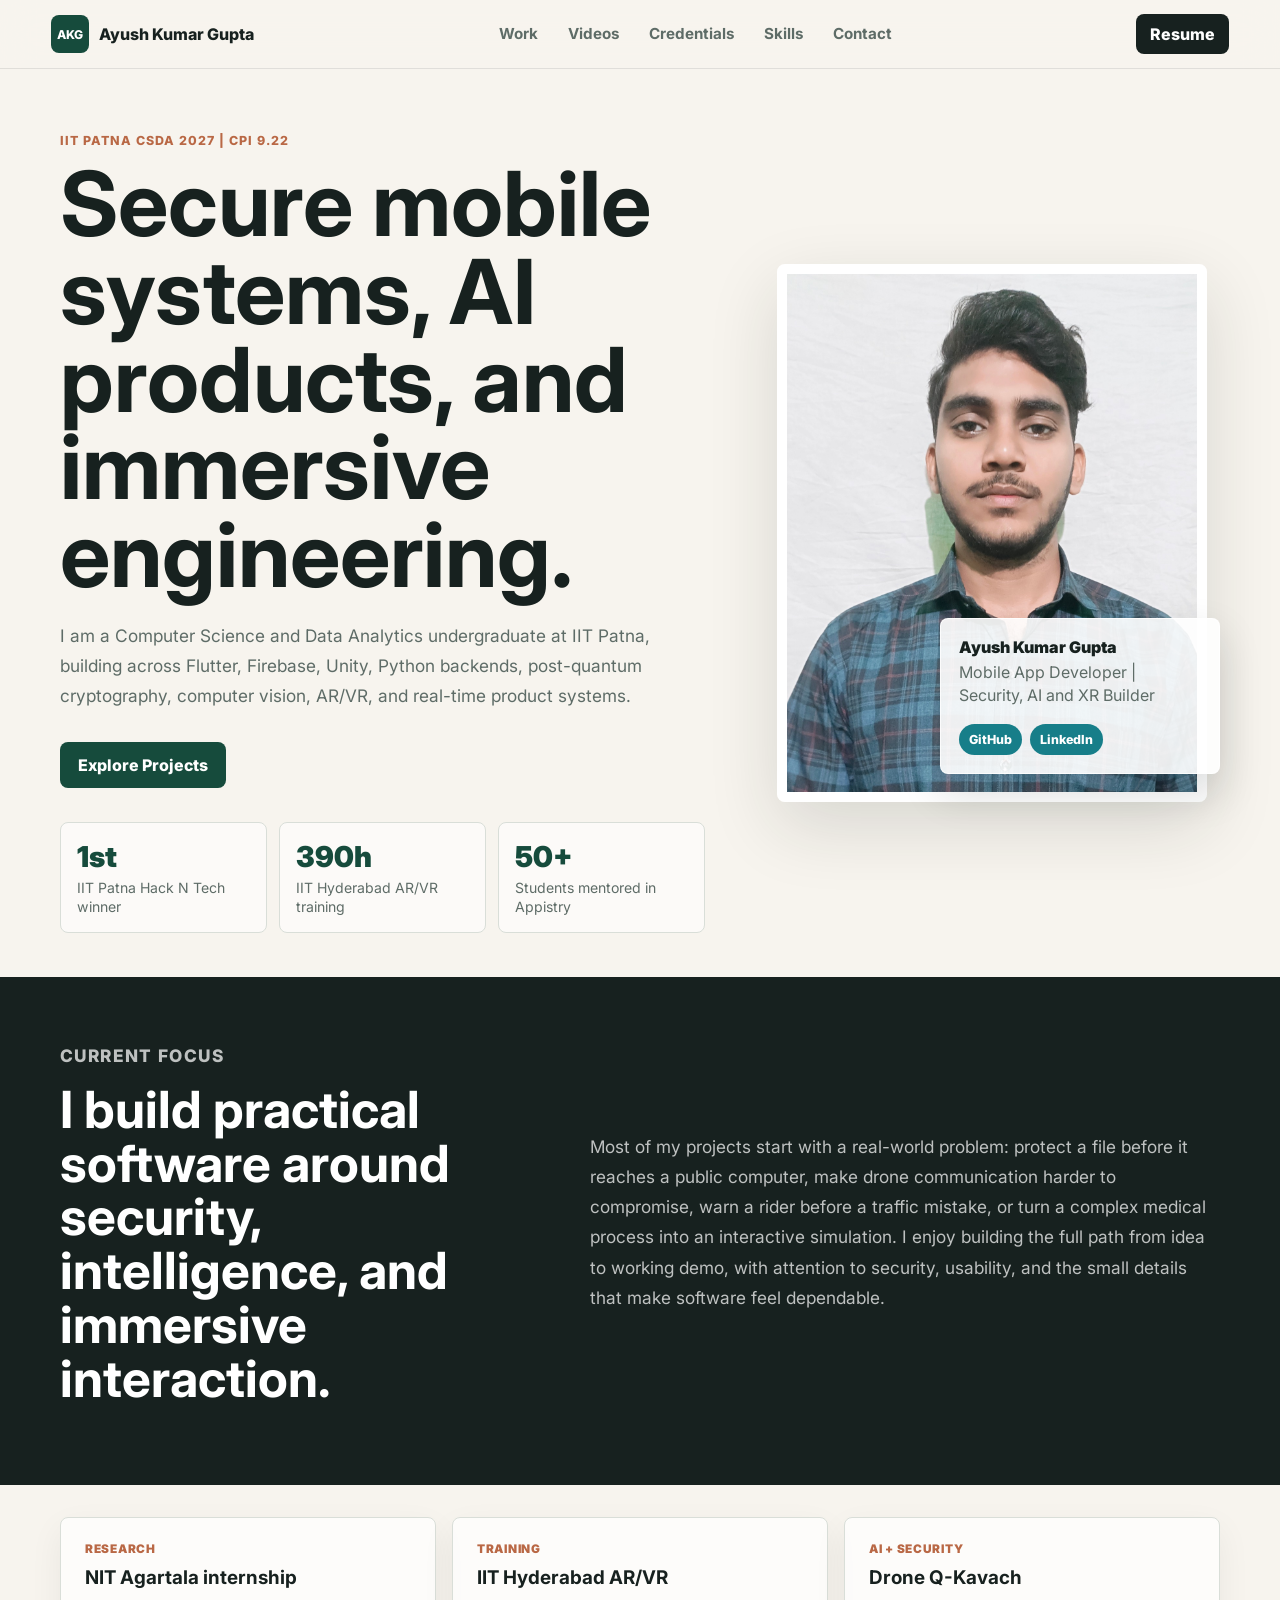
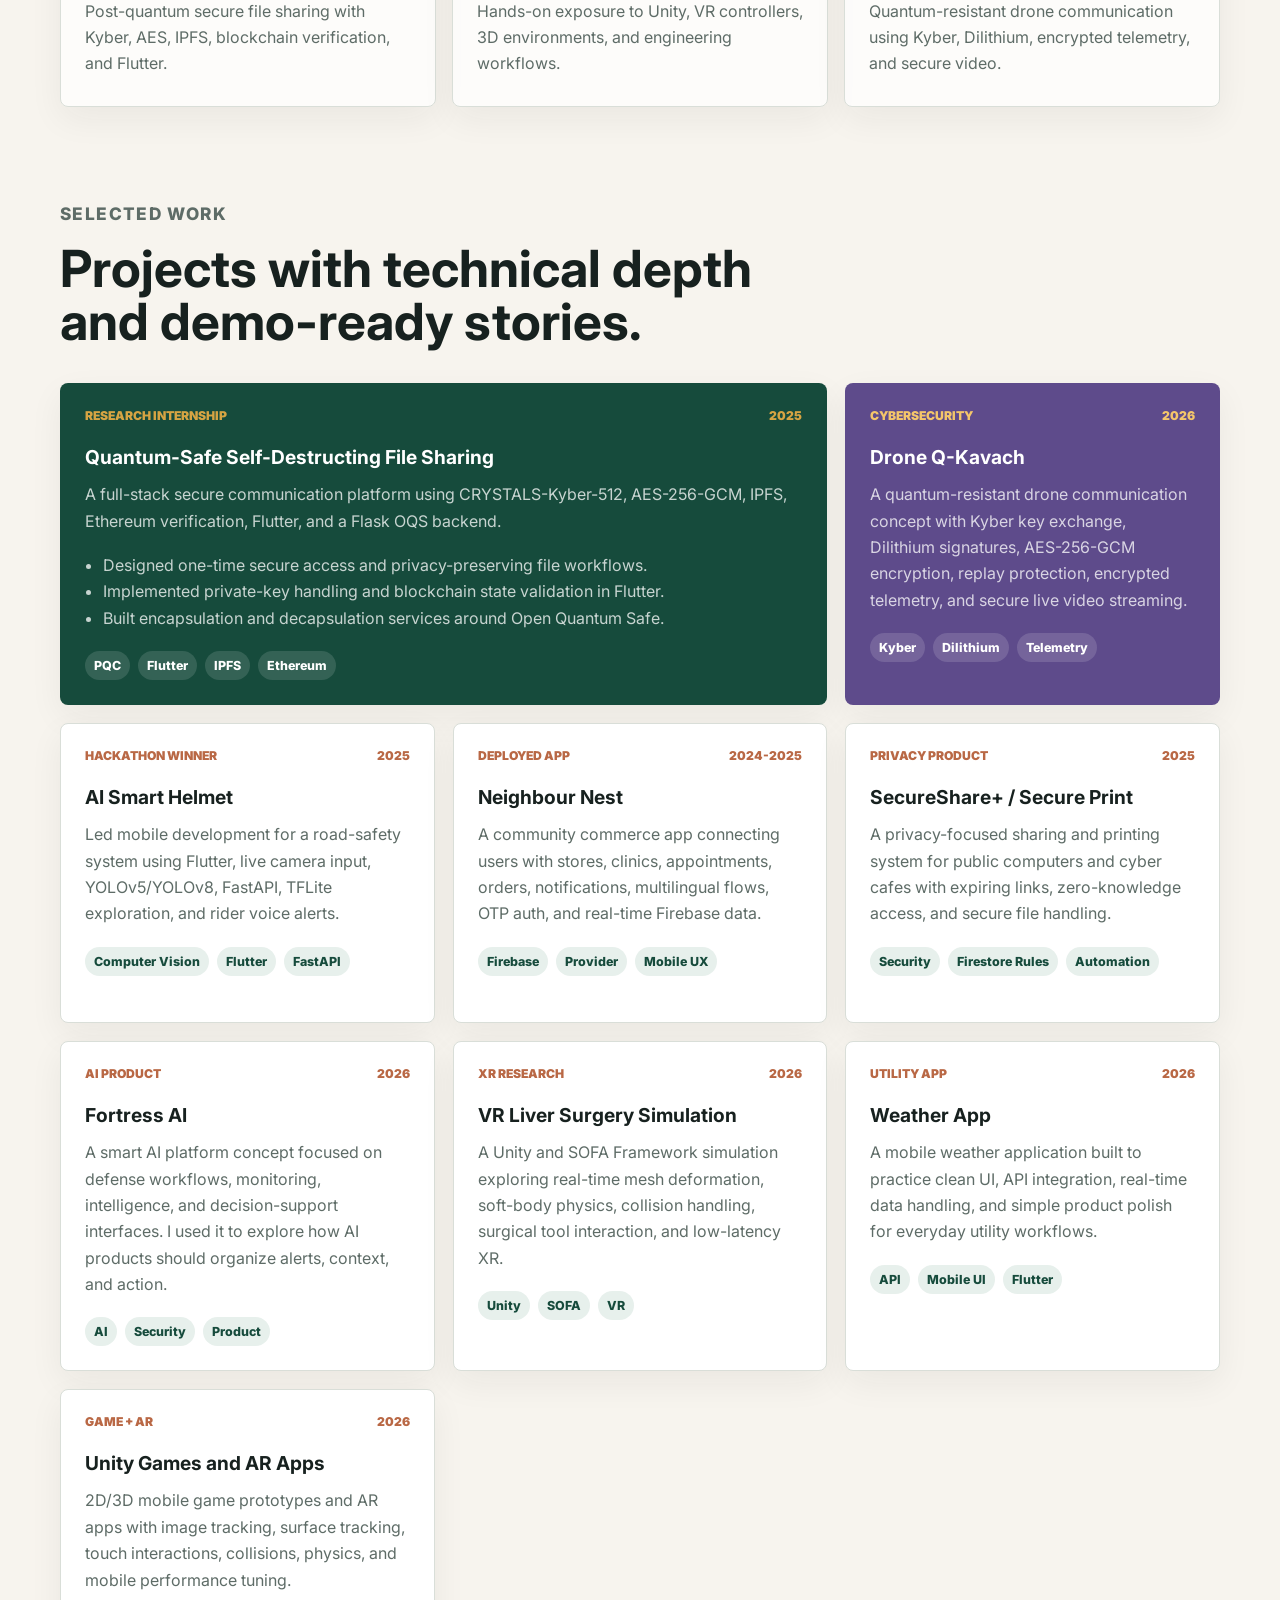
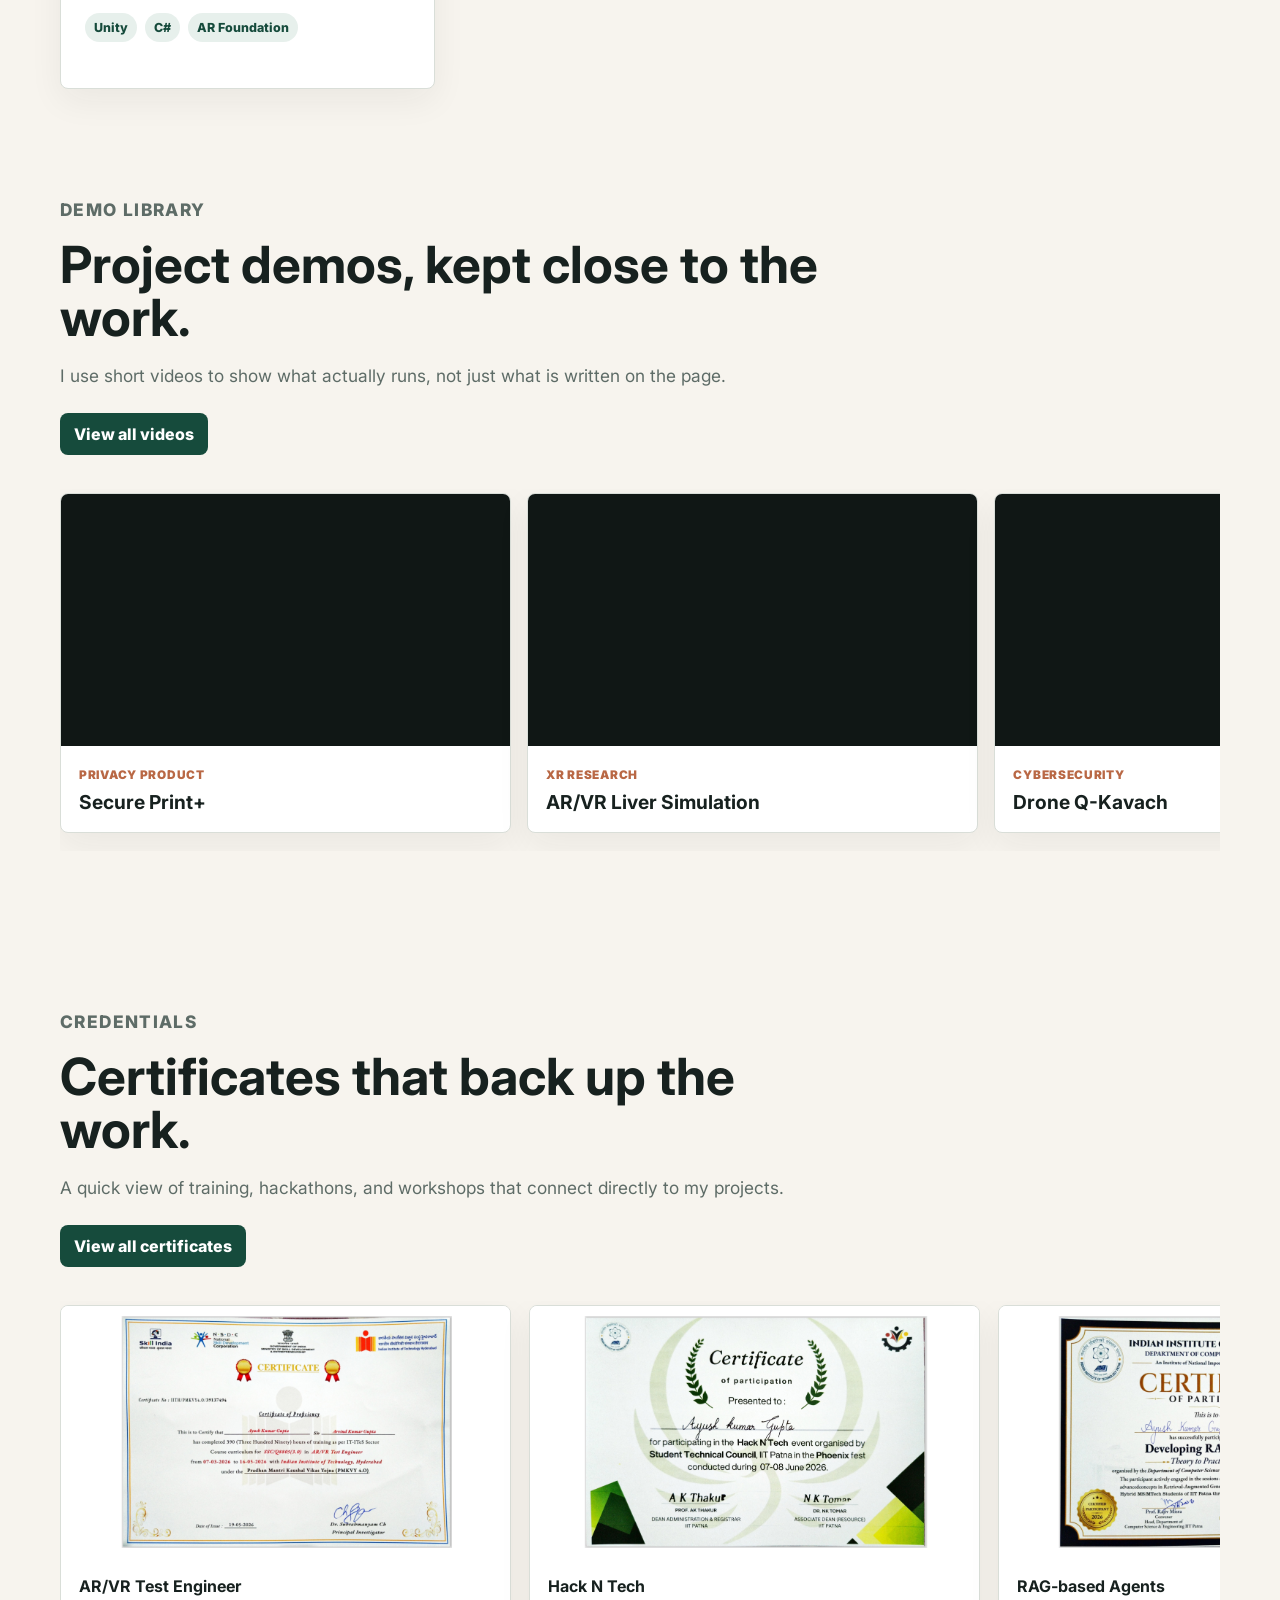
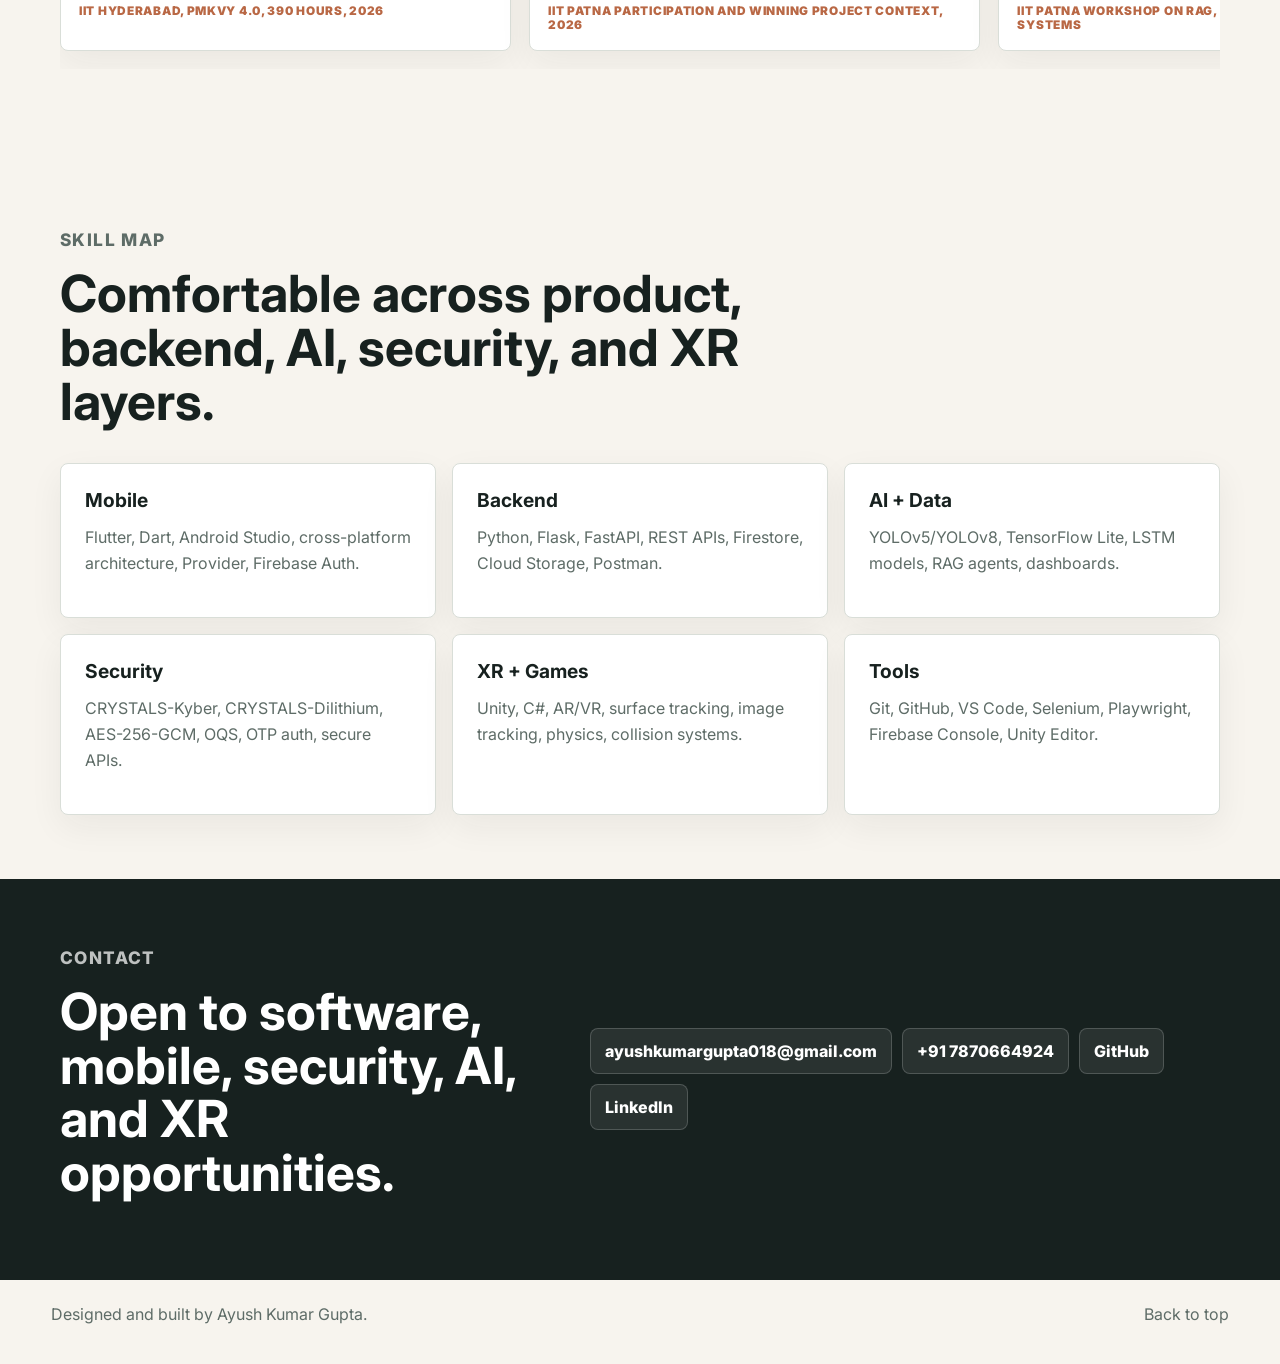
<file: index.html>
<!DOCTYPE html>
<html lang="en">
  <head>
    <meta charset="UTF-8" />
    <meta name="viewport" content="width=device-width, initial-scale=1.0" />
    <meta
      name="description"
      content="Portfolio of Ayush Kumar Gupta, IIT Patna CSDA undergraduate building secure mobile apps, AI systems, XR simulations, and quantum-safe software."
    />
    <title>Ayush Kumar Gupta | Software Engineer</title>
    <link rel="preconnect" href="https://fonts.googleapis.com" />
    <link rel="preconnect" href="https://fonts.gstatic.com" crossorigin />
    <link
      href="https://fonts.googleapis.com/css2?family=Inter:wght@400;500;600;700;800&display=swap"
      rel="stylesheet"
    />
    <link rel="stylesheet" href="styles.css" />
  </head>
  <body>
    <header class="site-header">
      <a class="brand" href="#top" aria-label="Ayush Kumar Gupta home">
        <span class="brand-mark">AKG</span>
        <span>Ayush Kumar Gupta</span>
      </a>
      <nav class="nav-links" aria-label="Primary navigation">
        <a href="#work">Work</a>
        <a href="#videos">Videos</a>
        <a href="#credentials">Credentials</a>
        <a href="#skills">Skills</a>
        <a href="#contact">Contact</a>
      </nav>
      <a class="nav-action" href="assets/Ayush_Kumar_Gupta_Resume.pdf" download>Resume</a>
    </header>

    <main id="top">
      <section class="hero section-shell">
        <div class="hero-copy">
          <p class="eyebrow">IIT Patna CSDA 2027 | CPI 9.22</p>
          <h1>Secure mobile systems, AI products, and immersive engineering.</h1>
          <p class="hero-text">
            I am a Computer Science and Data Analytics undergraduate at IIT Patna, building across
            Flutter, Firebase, Unity, Python backends, post-quantum cryptography, computer vision,
            AR/VR, and real-time product systems.
          </p>
          <div class="hero-actions" aria-label="Portfolio actions">
            <a class="button primary" href="#work">Explore Projects</a>
          </div>
          <dl class="hero-stats">
            <div>
              <dt>1st</dt>
              <dd>IIT Patna Hack N Tech winner</dd>
            </div>
            <div>
              <dt>390h</dt>
              <dd>IIT Hyderabad AR/VR training</dd>
            </div>
            <div>
              <dt>50+</dt>
              <dd>Students mentored in Appistry</dd>
            </div>
          </dl>
        </div>
        <aside class="hero-panel" aria-label="Profile summary">
          <img src="assets/ayush-profile.jpeg" alt="Ayush Kumar Gupta" />
          <div class="profile-card">
            <p class="profile-name">Ayush Kumar Gupta</p>
            <p>Mobile App Developer | Security, AI and XR Builder</p>
            <div class="profile-links">
              <a href="https://github.com/AyushKumarGupta018">GitHub</a>
              <a href="https://www.linkedin.com/in/ayush-kumar-gupta-iitp">LinkedIn</a>
            </div>
          </div>
        </aside>
      </section>

      <section class="intro-band">
        <div class="section-shell intro-grid">
          <div>
            <p class="section-kicker">Current Focus</p>
            <h2>I build practical software around security, intelligence, and immersive interaction.</h2>
          </div>
          <p>
            Most of my projects start with a real-world problem: protect a file before it reaches a
            public computer, make drone communication harder to compromise, warn a rider before a
            traffic mistake, or turn a complex medical process into an interactive simulation. I enjoy
            building the full path from idea to working demo, with attention to security, usability,
            and the small details that make software feel dependable.
          </p>
        </div>
      </section>

      <section class="section-shell proof-strip" aria-label="Portfolio highlights">
        <article>
          <span>Research</span>
          <strong>NIT Agartala internship</strong>
          <p>Post-quantum secure file sharing with Kyber, AES, IPFS, blockchain verification, and Flutter.</p>
        </article>
        <article>
          <span>Training</span>
          <strong>IIT Hyderabad AR/VR</strong>
          <p>Hands-on exposure to Unity, VR controllers, 3D environments, and engineering workflows.</p>
        </article>
        <article>
          <span>AI + Security</span>
          <strong>Drone Q-Kavach</strong>
          <p>Quantum-resistant drone communication using Kyber, Dilithium, encrypted telemetry, and secure video.</p>
        </article>
      </section>

      <section id="work" class="section-shell section-block">
        <div class="section-heading">
          <p class="section-kicker">Selected Work</p>
          <h2>Projects with technical depth and demo-ready stories.</h2>
        </div>

        <div class="project-grid">
          <a class="project-card featured" href="projects/quantum-secure-sharing.html">
            <div class="project-meta">
              <span>Research Internship</span>
              <span>2025</span>
            </div>
            <h3>Quantum-Safe Self-Destructing File Sharing</h3>
            <p>
              A full-stack secure communication platform using CRYSTALS-Kyber-512, AES-256-GCM,
              IPFS, Ethereum verification, Flutter, and a Flask OQS backend.
            </p>
            <ul class="impact-list">
              <li>Designed one-time secure access and privacy-preserving file workflows.</li>
              <li>Implemented private-key handling and blockchain state validation in Flutter.</li>
              <li>Built encapsulation and decapsulation services around Open Quantum Safe.</li>
            </ul>
            <div class="tag-row">
              <span>PQC</span>
              <span>Flutter</span>
              <span>IPFS</span>
              <span>Ethereum</span>
            </div>
          </a>

          <a class="project-card accent-card" href="projects/drone-q-kavach.html">
            <div class="project-meta">
              <span>Cybersecurity</span>
              <span>2026</span>
            </div>
            <h3>Drone Q-Kavach</h3>
            <p>
              A quantum-resistant drone communication concept with Kyber key exchange,
              Dilithium signatures, AES-256-GCM encryption, replay protection, encrypted telemetry,
              and secure live video streaming.
            </p>
            <div class="tag-row">
              <span>Kyber</span>
              <span>Dilithium</span>
              <span>Telemetry</span>
            </div>
          </a>

          <a class="project-card" href="projects/ai-smart-helmet.html">
            <div class="project-meta">
              <span>Hackathon Winner</span>
              <span>2025</span>
            </div>
            <h3>AI Smart Helmet</h3>
            <p>
              Led mobile development for a road-safety system using Flutter, live camera input,
              YOLOv5/YOLOv8, FastAPI, TFLite exploration, and rider voice alerts.
            </p>
            <div class="tag-row">
              <span>Computer Vision</span>
              <span>Flutter</span>
              <span>FastAPI</span>
            </div>
          </a>

          <a class="project-card" href="projects/neighbour-nest.html">
            <div class="project-meta">
              <span>Deployed App</span>
              <span>2024-2025</span>
            </div>
            <h3>Neighbour Nest</h3>
            <p>
              A community commerce app connecting users with stores, clinics, appointments, orders,
              notifications, multilingual flows, OTP auth, and real-time Firebase data.
            </p>
            <div class="tag-row">
              <span>Firebase</span>
              <span>Provider</span>
              <span>Mobile UX</span>
            </div>
          </a>

          <a class="project-card" href="projects/secure-print.html">
            <div class="project-meta">
              <span>Privacy Product</span>
              <span>2025</span>
            </div>
            <h3>SecureShare+ / Secure Print</h3>
            <p>
              A privacy-focused sharing and printing system for public computers and cyber cafes
              with expiring links, zero-knowledge access, and secure file handling.
            </p>
            <div class="tag-row">
              <span>Security</span>
              <span>Firestore Rules</span>
              <span>Automation</span>
            </div>
          </a>

          <a class="project-card" href="projects/fortress-ai.html">
            <div class="project-meta">
              <span>AI Product</span>
              <span>2026</span>
            </div>
            <h3>Fortress AI</h3>
            <p>
              A smart AI platform concept focused on defense workflows, monitoring, intelligence,
              and decision-support interfaces. I used it to explore how AI products should organize
              alerts, context, and action.
            </p>
            <div class="tag-row">
              <span>AI</span>
              <span>Security</span>
              <span>Product</span>
            </div>
          </a>

          <a class="project-card" href="projects/vr-liver-simulation.html">
            <div class="project-meta">
              <span>XR Research</span>
              <span>2026</span>
            </div>
            <h3>VR Liver Surgery Simulation</h3>
            <p>
              A Unity and SOFA Framework simulation exploring real-time mesh deformation,
              soft-body physics, collision handling, surgical tool interaction, and low-latency XR.
            </p>
            <div class="tag-row">
              <span>Unity</span>
              <span>SOFA</span>
              <span>VR</span>
            </div>
          </a>

          <a class="project-card" href="projects/weather-app.html">
            <div class="project-meta">
              <span>Utility App</span>
              <span>2026</span>
            </div>
            <h3>Weather App</h3>
            <p>
              A mobile weather application built to practice clean UI, API integration, real-time
              data handling, and simple product polish for everyday utility workflows.
            </p>
            <div class="tag-row">
              <span>API</span>
              <span>Mobile UI</span>
              <span>Flutter</span>
            </div>
          </a>

          <a class="project-card" href="projects/unity-ar-games.html">
            <div class="project-meta">
              <span>Game + AR</span>
              <span>2026</span>
            </div>
            <h3>Unity Games and AR Apps</h3>
            <p>
              2D/3D mobile game prototypes and AR apps with image tracking, surface tracking,
              touch interactions, collisions, physics, and mobile performance tuning.
            </p>
            <div class="tag-row">
              <span>Unity</span>
              <span>C#</span>
              <span>AR Foundation</span>
            </div>
          </a>
        </div>
      </section>

      <section id="videos" class="section-shell section-block video-block">
        <div class="section-heading">
          <p class="section-kicker">Demo Library</p>
          <h2>Project demos, kept close to the work.</h2>
          <p>
            I use short videos to show what actually runs, not just what is written on the page.
          </p>
          <a class="section-link" href="videos.html">View all videos</a>
        </div>
        <div class="video-grid preview-scroll" aria-label="Featured video demos">
          <article class="video-card">
            <iframe
              src="https://www.youtube-nocookie.com/embed/yfflCIry-RU"
              title="Secure Print Plus demo"
              loading="lazy"
              allowfullscreen
            ></iframe>
            <div>
              <span>Privacy Product</span>
              <h3>Secure Print+</h3>
            </div>
          </article>
          <article class="video-card">
            <iframe
              src="https://www.youtube-nocookie.com/embed/l176a7DcA5k"
              title="AR VR liver simulation demo"
              loading="lazy"
              allowfullscreen
            ></iframe>
            <div>
              <span>XR Research</span>
              <h3>AR/VR Liver Simulation</h3>
            </div>
          </article>
          <article class="video-card">
            <iframe
              src="https://www.youtube-nocookie.com/embed/MWegcW-esg4"
              title="Drone Q-Kavach demo"
              loading="lazy"
              allowfullscreen
            ></iframe>
            <div>
              <span>Cybersecurity</span>
              <h3>Drone Q-Kavach</h3>
            </div>
          </article>
          <article class="video-card">
            <iframe
              src="https://www.youtube-nocookie.com/embed/I90FcrQNOrs"
              title="NeighbourNest demo"
              loading="lazy"
              allowfullscreen
            ></iframe>
            <div>
              <span>Community App</span>
              <h3>NeighbourNest</h3>
            </div>
          </article>
          <article class="video-card">
            <iframe
              src="https://www.youtube-nocookie.com/embed/3G2Y_chImyk"
              title="Fortress AI demo"
              loading="lazy"
              allowfullscreen
            ></iframe>
            <div>
              <span>AI Product</span>
              <h3>Fortress AI</h3>
            </div>
          </article>
          <article class="video-card">
            <iframe
              src="https://www.youtube-nocookie.com/embed/n0aQh44Bcn0"
              title="Quantum secure sharing demo"
              loading="lazy"
              allowfullscreen
            ></iframe>
            <div>
              <span>NIT Agartala</span>
              <h3>Quantum Secure Sharing</h3>
            </div>
          </article>
          <article class="video-card">
            <iframe
              src="https://www.youtube-nocookie.com/embed/c9LPJEVtCWY"
              title="Weather app demo"
              loading="lazy"
              allowfullscreen
            ></iframe>
            <div>
              <span>Utility App</span>
              <h3>Weather App</h3>
            </div>
          </article>
          <article class="video-card empty-video">
            <div>
              <span>Reserved Slot</span>
              <h3>Games / Image Tracking</h3>
              <p>Ready for the next Unity, game, or AR image-tracking upload.</p>
            </div>
          </article>
        </div>
      </section>

      <section id="credentials" class="section-shell section-block">
        <div class="section-heading">
          <p class="section-kicker">Credentials</p>
          <h2>Certificates that back up the work.</h2>
          <p>
            A quick view of training, hackathons, and workshops that connect directly to my projects.
          </p>
          <a class="section-link" href="certificates.html">View all certificates</a>
        </div>
        <div class="certificate-grid preview-scroll" aria-label="Featured certificates">
          <figure>
            <img src="assets/certificates/ar-vr-test-engineer-iith.jpeg" alt="IIT Hyderabad AR VR Test Engineer certificate" />
            <figcaption>
              <strong>AR/VR Test Engineer</strong>
              <span>IIT Hyderabad, PMKVY 4.0, 390 hours, 2026</span>
            </figcaption>
          </figure>
          <figure>
            <img src="assets/certificates/hack-n-tech-iit-patna.jpeg" alt="Hack N Tech IIT Patna certificate" />
            <figcaption>
              <strong>Hack N Tech</strong>
              <span>IIT Patna participation and winning project context, 2026</span>
            </figcaption>
          </figure>
          <figure>
            <img src="assets/certificates/rag-agents-iit-patna.jpeg" alt="Developing RAG-based Agents certificate" />
            <figcaption>
              <strong>RAG-based Agents</strong>
              <span>IIT Patna workshop on RAG, AI agents, and modern AI systems</span>
            </figcaption>
          </figure>
          <figure>
            <img src="assets/certificates/bharatiya-antariksh-hackathon-2025.jpeg" alt="Bharatiya Antariksh Hackathon certificate" />
            <figcaption>
              <strong>Bharatiya Antariksh Hackathon</strong>
              <span>ISRO-linked space innovation submission, 2025</span>
            </figcaption>
          </figure>
          <figure class="certificate-doc-card">
            <a class="doc-preview" href="assets/documents/iith-internship-certificate.pdf">
              <span>IITH</span>
              <strong>Internship Certificate</strong>
            </a>
            <figcaption>
              <strong>IIT Hyderabad Internship</strong>
              <span>Centre of Design Excellence, IIT Hyderabad</span>
            </figcaption>
          </figure>
          <figure class="certificate-doc-card">
            <a class="doc-preview" href="assets/documents/google-ai-essentials-badge.pdf">
              <span>Google</span>
              <strong>AI Essentials</strong>
            </a>
            <figcaption>
              <strong>Google AI Essentials</strong>
              <span>Badge certificate, 2026</span>
            </figcaption>
          </figure>
        </div>
      </section>

      <section id="skills" class="section-shell section-block">
        <div class="section-heading">
          <p class="section-kicker">Skill Map</p>
          <h2>Comfortable across product, backend, AI, security, and XR layers.</h2>
        </div>
        <div class="skills-grid">
          <article>
            <h3>Mobile</h3>
            <p>Flutter, Dart, Android Studio, cross-platform architecture, Provider, Firebase Auth.</p>
          </article>
          <article>
            <h3>Backend</h3>
            <p>Python, Flask, FastAPI, REST APIs, Firestore, Cloud Storage, Postman.</p>
          </article>
          <article>
            <h3>AI + Data</h3>
            <p>YOLOv5/YOLOv8, TensorFlow Lite, LSTM models, RAG agents, dashboards.</p>
          </article>
          <article>
            <h3>Security</h3>
            <p>CRYSTALS-Kyber, CRYSTALS-Dilithium, AES-256-GCM, OQS, OTP auth, secure APIs.</p>
          </article>
          <article>
            <h3>XR + Games</h3>
            <p>Unity, C#, AR/VR, surface tracking, image tracking, physics, collision systems.</p>
          </article>
          <article>
            <h3>Tools</h3>
            <p>Git, GitHub, VS Code, Selenium, Playwright, Firebase Console, Unity Editor.</p>
          </article>
        </div>
      </section>

      <section id="contact" class="contact-band">
        <div class="section-shell contact-grid">
          <div>
            <p class="section-kicker">Contact</p>
            <h2>Open to software, mobile, security, AI, and XR opportunities.</h2>
          </div>
          <div class="contact-actions">
            <a href="mailto:ayushkumargupta018@gmail.com">ayushkumargupta018@gmail.com</a>
            <a href="tel:+917870664924">+91 7870664924</a>
            <a href="https://github.com/AyushKumarGupta018">GitHub</a>
            <a href="https://www.linkedin.com/in/ayush-kumar-gupta-iitp">LinkedIn</a>
          </div>
        </div>
      </section>
    </main>

    <footer class="site-footer">
      <p>Designed and built by Ayush Kumar Gupta.</p>
      <a href="#top">Back to top</a>
    </footer>
  </body>
</html>
</file>
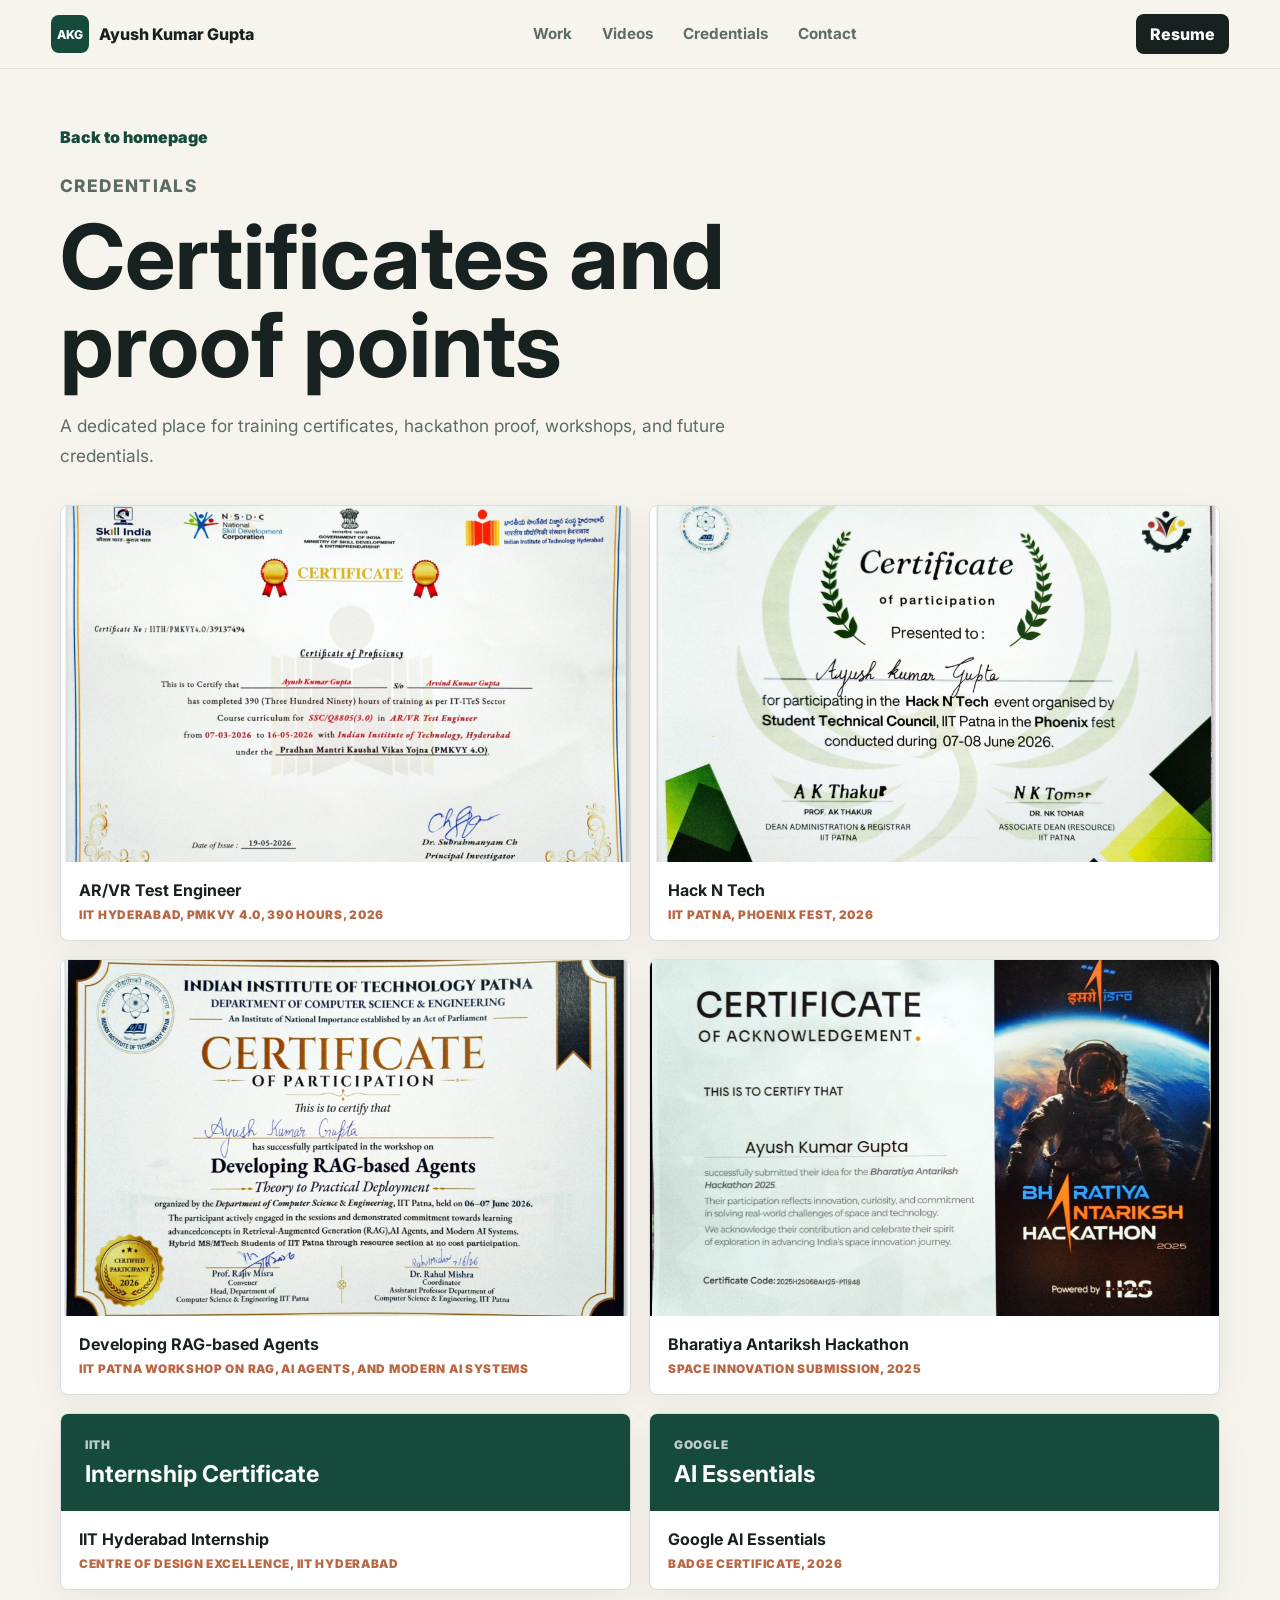
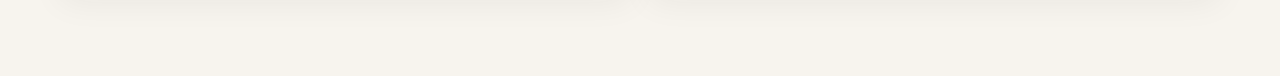
<file: certificates.html>
<!DOCTYPE html>
<html lang="en">
  <head>
    <meta charset="UTF-8" />
    <meta name="viewport" content="width=device-width, initial-scale=1.0" />
    <title>Certificates | Ayush Kumar Gupta</title>
    <link rel="preconnect" href="https://fonts.googleapis.com" />
    <link rel="preconnect" href="https://fonts.gstatic.com" crossorigin />
    <link
      href="https://fonts.googleapis.com/css2?family=Inter:wght@400;500;600;700;800&display=swap"
      rel="stylesheet"
    />
    <link rel="stylesheet" href="styles.css" />
  </head>
  <body>
    <header class="site-header">
      <a class="brand" href="index.html#top"><span class="brand-mark">AKG</span><span>Ayush Kumar Gupta</span></a>
      <nav class="nav-links" aria-label="Primary navigation">
        <a href="index.html#work">Work</a>
        <a href="videos.html">Videos</a>
        <a href="certificates.html">Credentials</a>
        <a href="index.html#contact">Contact</a>
      </nav>
      <a class="nav-action" href="assets/Ayush_Kumar_Gupta_Resume.pdf" download>Resume</a>
    </header>

    <main class="page-main">
      <section class="section-shell">
        <a class="back-link" href="index.html#credentials">Back to homepage</a>
        <div class="section-heading">
          <p class="section-kicker">Credentials</p>
          <h1>Certificates and proof points</h1>
          <p>
            A dedicated place for training certificates, hackathon proof, workshops, and future
            credentials.
          </p>
        </div>
        <div class="certificate-grid">
          <figure>
            <img src="assets/certificates/ar-vr-test-engineer-iith.jpeg" alt="IIT Hyderabad AR VR Test Engineer certificate" />
            <figcaption><strong>AR/VR Test Engineer</strong><span>IIT Hyderabad, PMKVY 4.0, 390 hours, 2026</span></figcaption>
          </figure>
          <figure>
            <img src="assets/certificates/hack-n-tech-iit-patna.jpeg" alt="Hack N Tech IIT Patna certificate" />
            <figcaption><strong>Hack N Tech</strong><span>IIT Patna, Phoenix fest, 2026</span></figcaption>
          </figure>
          <figure>
            <img src="assets/certificates/rag-agents-iit-patna.jpeg" alt="Developing RAG-based Agents certificate" />
            <figcaption><strong>Developing RAG-based Agents</strong><span>IIT Patna workshop on RAG, AI agents, and modern AI systems</span></figcaption>
          </figure>
          <figure>
            <img src="assets/certificates/bharatiya-antariksh-hackathon-2025.jpeg" alt="Bharatiya Antariksh Hackathon certificate" />
            <figcaption><strong>Bharatiya Antariksh Hackathon</strong><span>Space innovation submission, 2025</span></figcaption>
          </figure>
          <figure class="certificate-doc-card">
            <a class="doc-preview" href="assets/documents/iith-internship-certificate.pdf"><span>IITH</span><strong>Internship Certificate</strong></a>
            <figcaption><strong>IIT Hyderabad Internship</strong><span>Centre of Design Excellence, IIT Hyderabad</span></figcaption>
          </figure>
          <figure class="certificate-doc-card">
            <a class="doc-preview" href="assets/documents/google-ai-essentials-badge.pdf"><span>Google</span><strong>AI Essentials</strong></a>
            <figcaption><strong>Google AI Essentials</strong><span>Badge certificate, 2026</span></figcaption>
          </figure>
        </div>
      </section>
    </main>
  </body>
</html>
</file>
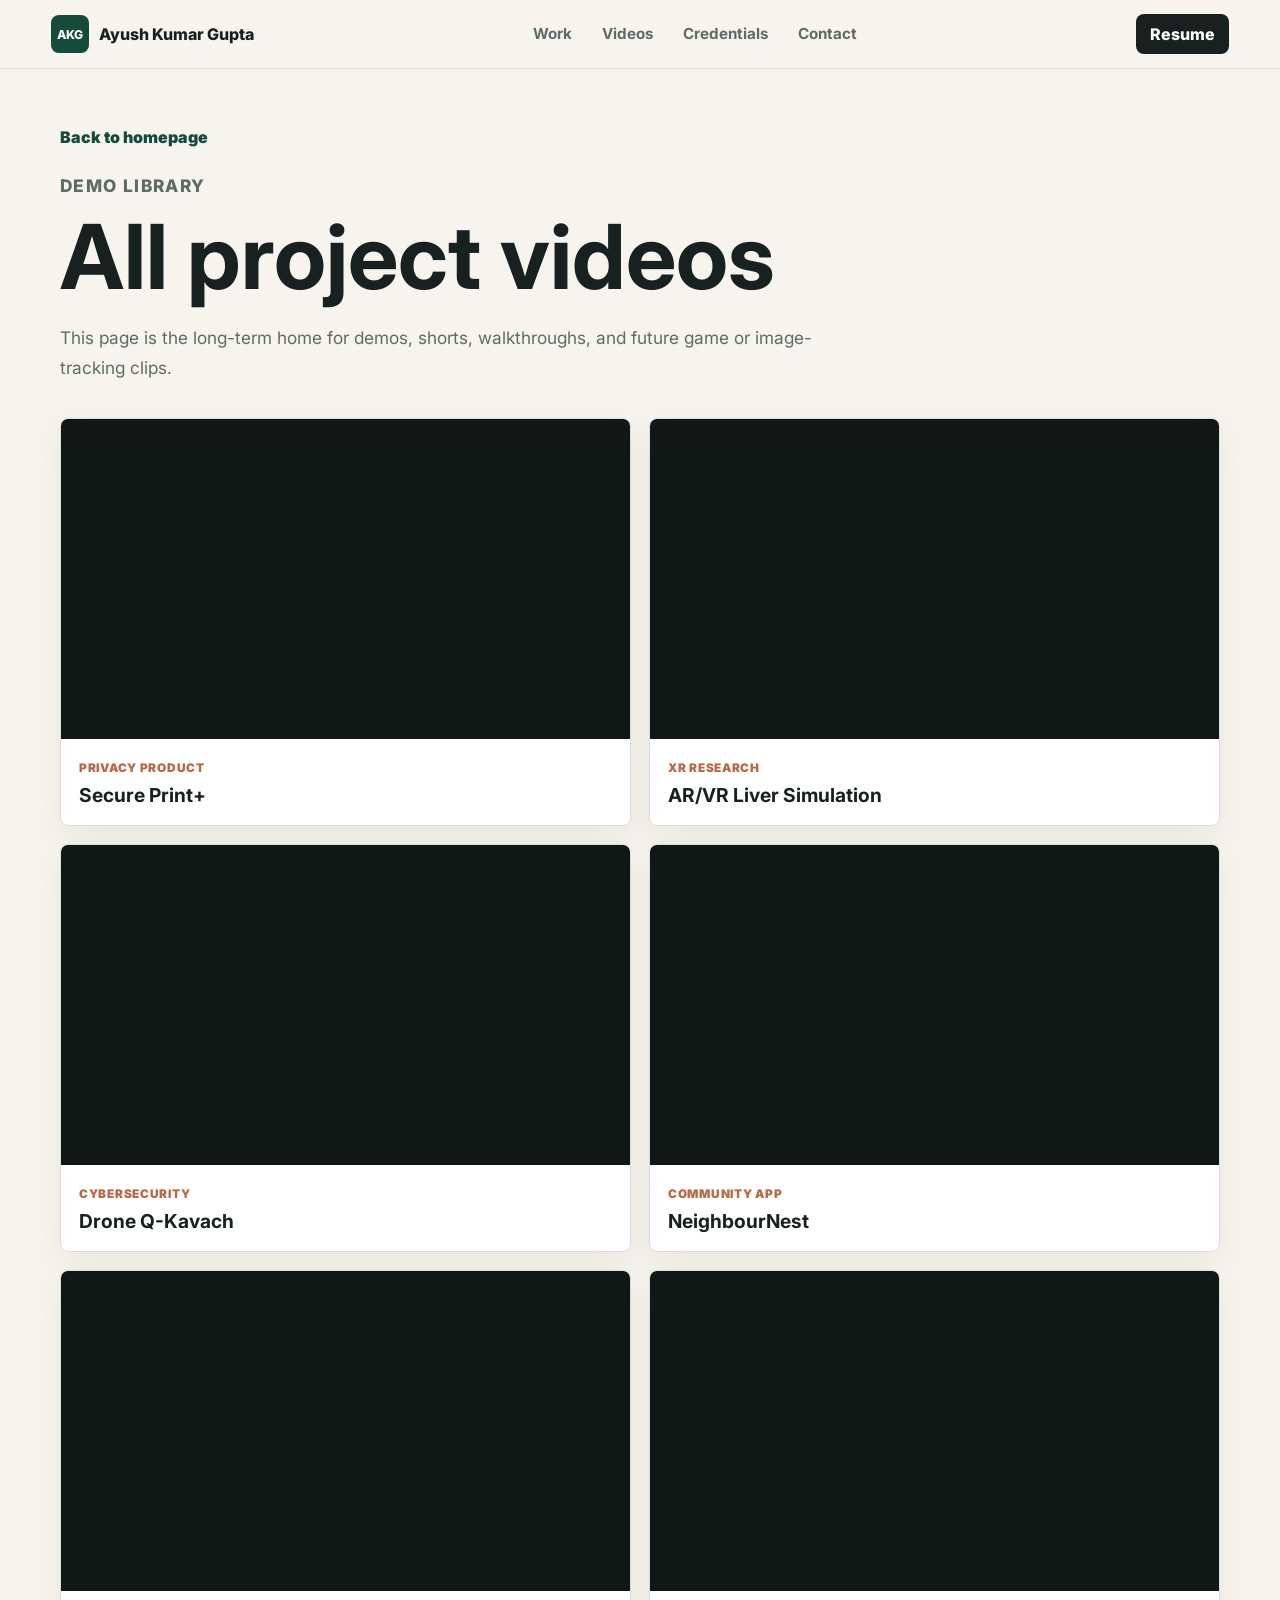
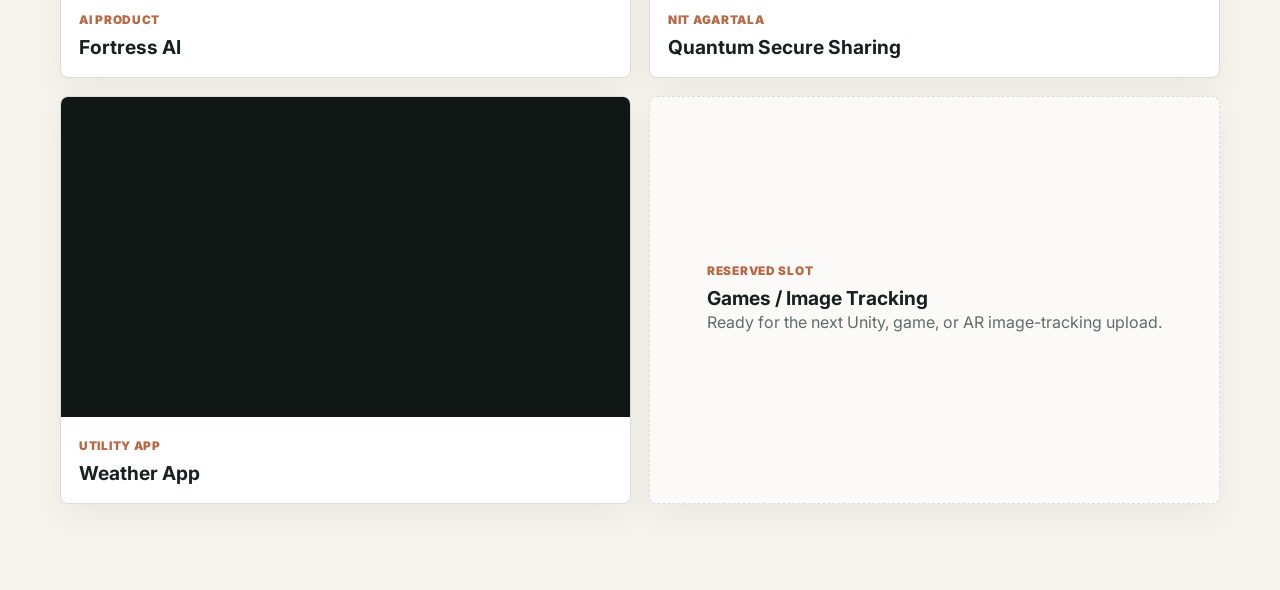
<file: videos.html>
<!DOCTYPE html>
<html lang="en">
  <head>
    <meta charset="UTF-8" />
    <meta name="viewport" content="width=device-width, initial-scale=1.0" />
    <title>Videos | Ayush Kumar Gupta</title>
    <link rel="preconnect" href="https://fonts.googleapis.com" />
    <link rel="preconnect" href="https://fonts.gstatic.com" crossorigin />
    <link
      href="https://fonts.googleapis.com/css2?family=Inter:wght@400;500;600;700;800&display=swap"
      rel="stylesheet"
    />
    <link rel="stylesheet" href="styles.css" />
  </head>
  <body>
    <header class="site-header">
      <a class="brand" href="index.html#top"><span class="brand-mark">AKG</span><span>Ayush Kumar Gupta</span></a>
      <nav class="nav-links" aria-label="Primary navigation">
        <a href="index.html#work">Work</a>
        <a href="videos.html">Videos</a>
        <a href="certificates.html">Credentials</a>
        <a href="index.html#contact">Contact</a>
      </nav>
      <a class="nav-action" href="assets/Ayush_Kumar_Gupta_Resume.pdf" download>Resume</a>
    </header>

    <main class="page-main">
      <section class="section-shell">
        <a class="back-link" href="index.html#videos">Back to homepage</a>
        <div class="section-heading">
          <p class="section-kicker">Demo Library</p>
          <h1>All project videos</h1>
          <p>
            This page is the long-term home for demos, shorts, walkthroughs, and future game or
            image-tracking clips.
          </p>
        </div>
        <div class="video-grid">
          <article class="video-card">
            <iframe src="https://www.youtube-nocookie.com/embed/yfflCIry-RU" title="Secure Print Plus demo" loading="lazy" allowfullscreen></iframe>
            <div><span>Privacy Product</span><h3>Secure Print+</h3></div>
          </article>
          <article class="video-card">
            <iframe src="https://www.youtube-nocookie.com/embed/l176a7DcA5k" title="AR VR liver simulation demo" loading="lazy" allowfullscreen></iframe>
            <div><span>XR Research</span><h3>AR/VR Liver Simulation</h3></div>
          </article>
          <article class="video-card">
            <iframe src="https://www.youtube-nocookie.com/embed/MWegcW-esg4" title="Drone Q-Kavach demo" loading="lazy" allowfullscreen></iframe>
            <div><span>Cybersecurity</span><h3>Drone Q-Kavach</h3></div>
          </article>
          <article class="video-card">
            <iframe src="https://www.youtube-nocookie.com/embed/I90FcrQNOrs" title="NeighbourNest demo" loading="lazy" allowfullscreen></iframe>
            <div><span>Community App</span><h3>NeighbourNest</h3></div>
          </article>
          <article class="video-card">
            <iframe src="https://www.youtube-nocookie.com/embed/3G2Y_chImyk" title="Fortress AI demo" loading="lazy" allowfullscreen></iframe>
            <div><span>AI Product</span><h3>Fortress AI</h3></div>
          </article>
          <article class="video-card">
            <iframe src="https://www.youtube-nocookie.com/embed/n0aQh44Bcn0" title="Quantum secure sharing demo" loading="lazy" allowfullscreen></iframe>
            <div><span>NIT Agartala</span><h3>Quantum Secure Sharing</h3></div>
          </article>
          <article class="video-card">
            <iframe src="https://www.youtube-nocookie.com/embed/c9LPJEVtCWY" title="Weather app demo" loading="lazy" allowfullscreen></iframe>
            <div><span>Utility App</span><h3>Weather App</h3></div>
          </article>
          <article class="video-card empty-video">
            <div>
              <span>Reserved Slot</span>
              <h3>Games / Image Tracking</h3>
              <p>Ready for the next Unity, game, or AR image-tracking upload.</p>
            </div>
          </article>
        </div>
      </section>
    </main>
  </body>
</html>
</file>
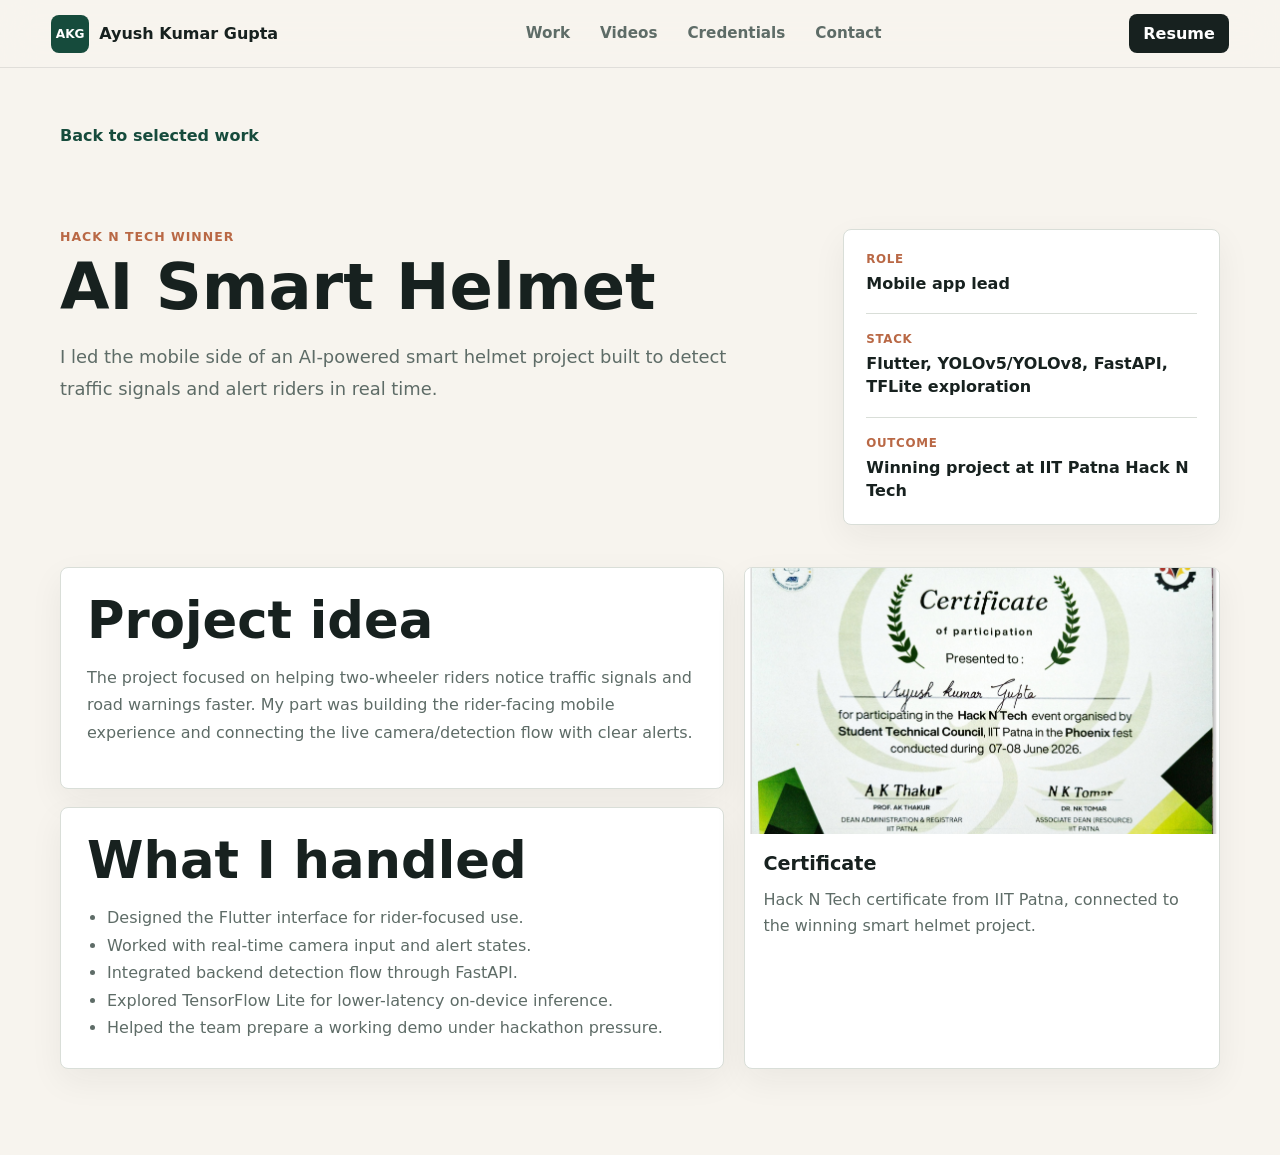
<file: projects/ai-smart-helmet.html>
<!DOCTYPE html>
<html lang="en">
  <head>
    <meta charset="UTF-8" />
    <meta name="viewport" content="width=device-width, initial-scale=1.0" />
    <title>AI Smart Helmet | Ayush Kumar Gupta</title>
    <link rel="stylesheet" href="../styles.css" />
  </head>
  <body>
    <header class="site-header">
      <a class="brand" href="../index.html#top"><span class="brand-mark">AKG</span><span>Ayush Kumar Gupta</span></a>
      <nav class="nav-links"><a href="../index.html#work">Work</a><a href="../videos.html">Videos</a><a href="../certificates.html">Credentials</a><a href="../index.html#contact">Contact</a></nav>
      <a class="nav-action" href="../assets/Ayush_Kumar_Gupta_Resume.pdf" download>Resume</a>
    </header>
    <main class="page-main">
      <section class="section-shell">
        <a class="back-link" href="../index.html#work">Back to selected work</a>
        <div class="page-hero">
          <div>
            <p class="section-kicker">Hack N Tech Winner</p>
            <h1>AI Smart Helmet</h1>
            <p class="page-summary">
              I led the mobile side of an AI-powered smart helmet project built to detect traffic
              signals and alert riders in real time.
            </p>
          </div>
          <aside class="detail-panel"><dl><div><dt>Role</dt><dd>Mobile app lead</dd></div><div><dt>Stack</dt><dd>Flutter, YOLOv5/YOLOv8, FastAPI, TFLite exploration</dd></div><div><dt>Outcome</dt><dd>Winning project at IIT Patna Hack N Tech</dd></div></dl></aside>
        </div>
        <div class="detail-layout">
          <div class="detail-stack">
            <section class="detail-section"><h2>Project idea</h2><p>The project focused on helping two-wheeler riders notice traffic signals and road warnings faster. My part was building the rider-facing mobile experience and connecting the live camera/detection flow with clear alerts.</p></section>
            <section class="detail-section"><h2>What I handled</h2><ul><li>Designed the Flutter interface for rider-focused use.</li><li>Worked with real-time camera input and alert states.</li><li>Integrated backend detection flow through FastAPI.</li><li>Explored TensorFlow Lite for lower-latency on-device inference.</li><li>Helped the team prepare a working demo under hackathon pressure.</li></ul></section>
          </div>
          <aside class="detail-stack"><article class="media-panel"><img src="../assets/certificates/hack-n-tech-iit-patna.jpeg" alt="Hack N Tech certificate" /><div><h3>Certificate</h3><p>Hack N Tech certificate from IIT Patna, connected to the winning smart helmet project.</p></div></article></aside>
        </div>
      </section>
    </main>
  </body>
</html>
</file>
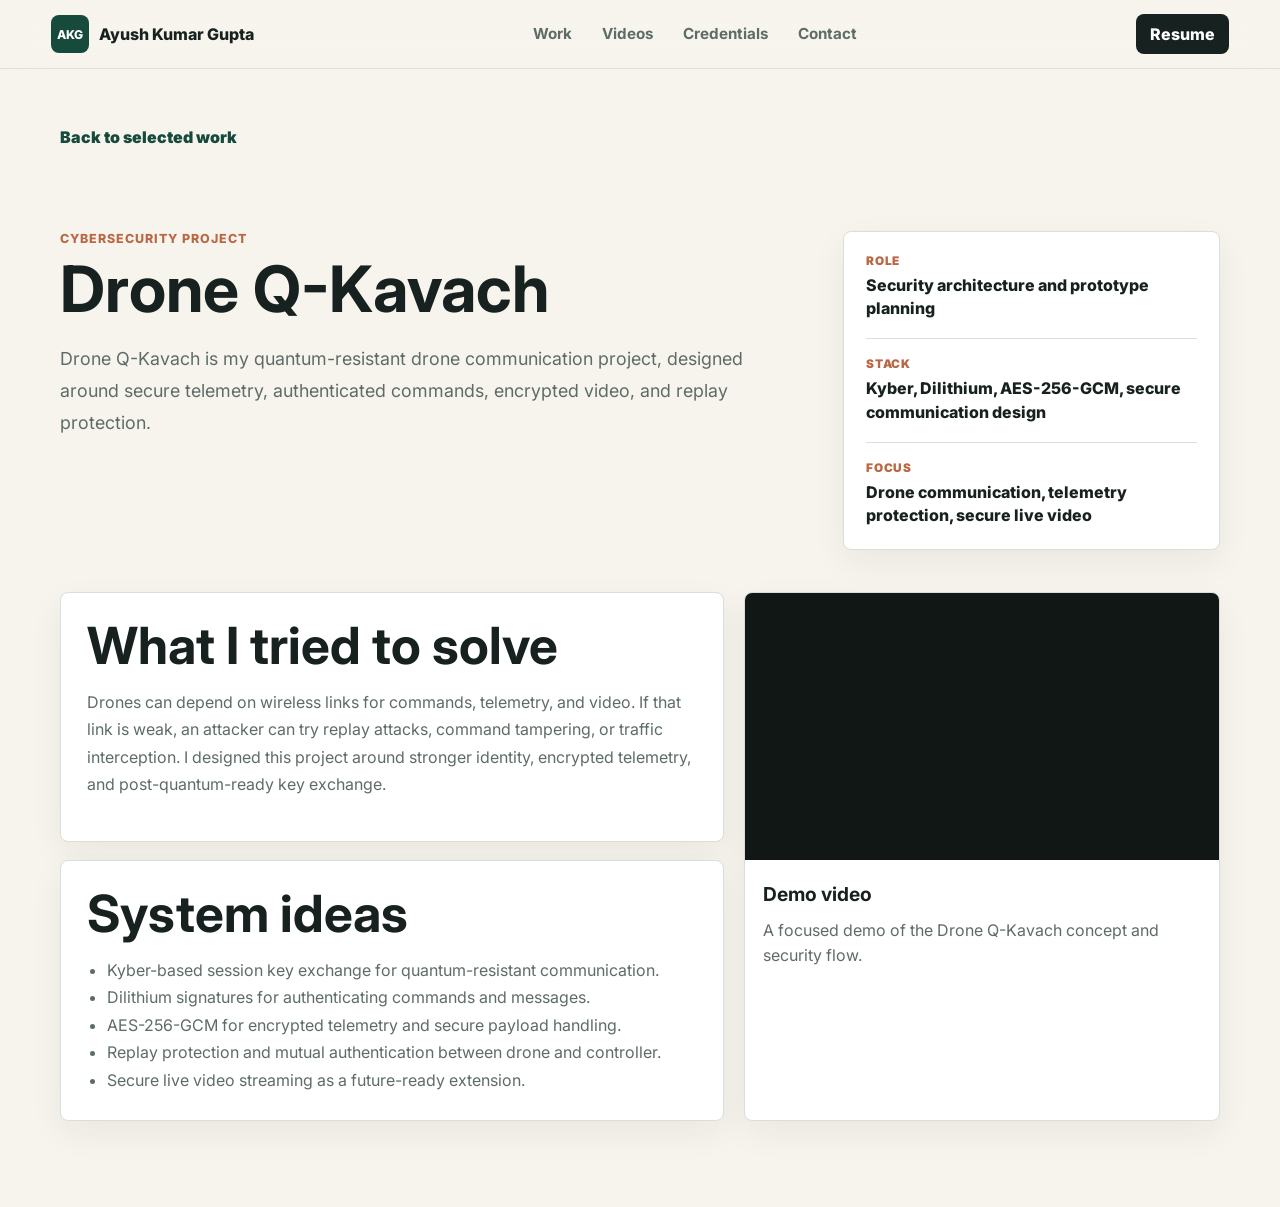
<file: projects/drone-q-kavach.html>
<!DOCTYPE html>
<html lang="en">
  <head>
    <meta charset="UTF-8" />
    <meta name="viewport" content="width=device-width, initial-scale=1.0" />
    <title>Drone Q-Kavach | Ayush Kumar Gupta</title>
    <link rel="preconnect" href="https://fonts.googleapis.com" />
    <link rel="preconnect" href="https://fonts.gstatic.com" crossorigin />
    <link href="https://fonts.googleapis.com/css2?family=Inter:wght@400;500;600;700;800&display=swap" rel="stylesheet" />
    <link rel="stylesheet" href="../styles.css" />
  </head>
  <body>
    <header class="site-header">
      <a class="brand" href="../index.html#top"><span class="brand-mark">AKG</span><span>Ayush Kumar Gupta</span></a>
      <nav class="nav-links"><a href="../index.html#work">Work</a><a href="../videos.html">Videos</a><a href="../certificates.html">Credentials</a><a href="../index.html#contact">Contact</a></nav>
      <a class="nav-action" href="../assets/Ayush_Kumar_Gupta_Resume.pdf" download>Resume</a>
    </header>
    <main class="page-main">
      <section class="section-shell">
        <a class="back-link" href="../index.html#work">Back to selected work</a>
        <div class="page-hero">
          <div>
            <p class="section-kicker">Cybersecurity Project</p>
            <h1>Drone Q-Kavach</h1>
            <p class="page-summary">
              Drone Q-Kavach is my quantum-resistant drone communication project, designed around
              secure telemetry, authenticated commands, encrypted video, and replay protection.
            </p>
          </div>
          <aside class="detail-panel">
            <dl>
              <div><dt>Role</dt><dd>Security architecture and prototype planning</dd></div>
              <div><dt>Stack</dt><dd>Kyber, Dilithium, AES-256-GCM, secure communication design</dd></div>
              <div><dt>Focus</dt><dd>Drone communication, telemetry protection, secure live video</dd></div>
            </dl>
          </aside>
        </div>
        <div class="detail-layout">
          <div class="detail-stack">
            <section class="detail-section">
              <h2>What I tried to solve</h2>
              <p>
                Drones can depend on wireless links for commands, telemetry, and video. If that
                link is weak, an attacker can try replay attacks, command tampering, or traffic
                interception. I designed this project around stronger identity, encrypted telemetry,
                and post-quantum-ready key exchange.
              </p>
            </section>
            <section class="detail-section">
              <h2>System ideas</h2>
              <ul>
                <li>Kyber-based session key exchange for quantum-resistant communication.</li>
                <li>Dilithium signatures for authenticating commands and messages.</li>
                <li>AES-256-GCM for encrypted telemetry and secure payload handling.</li>
                <li>Replay protection and mutual authentication between drone and controller.</li>
                <li>Secure live video streaming as a future-ready extension.</li>
              </ul>
            </section>
          </div>
          <aside class="detail-stack">
            <article class="media-panel">
              <iframe src="https://www.youtube-nocookie.com/embed/MWegcW-esg4" title="Drone Q-Kavach demo" loading="lazy" allowfullscreen></iframe>
              <div><h3>Demo video</h3><p>A focused demo of the Drone Q-Kavach concept and security flow.</p></div>
            </article>
          </aside>
        </div>
      </section>
    </main>
  </body>
</html>
</file>
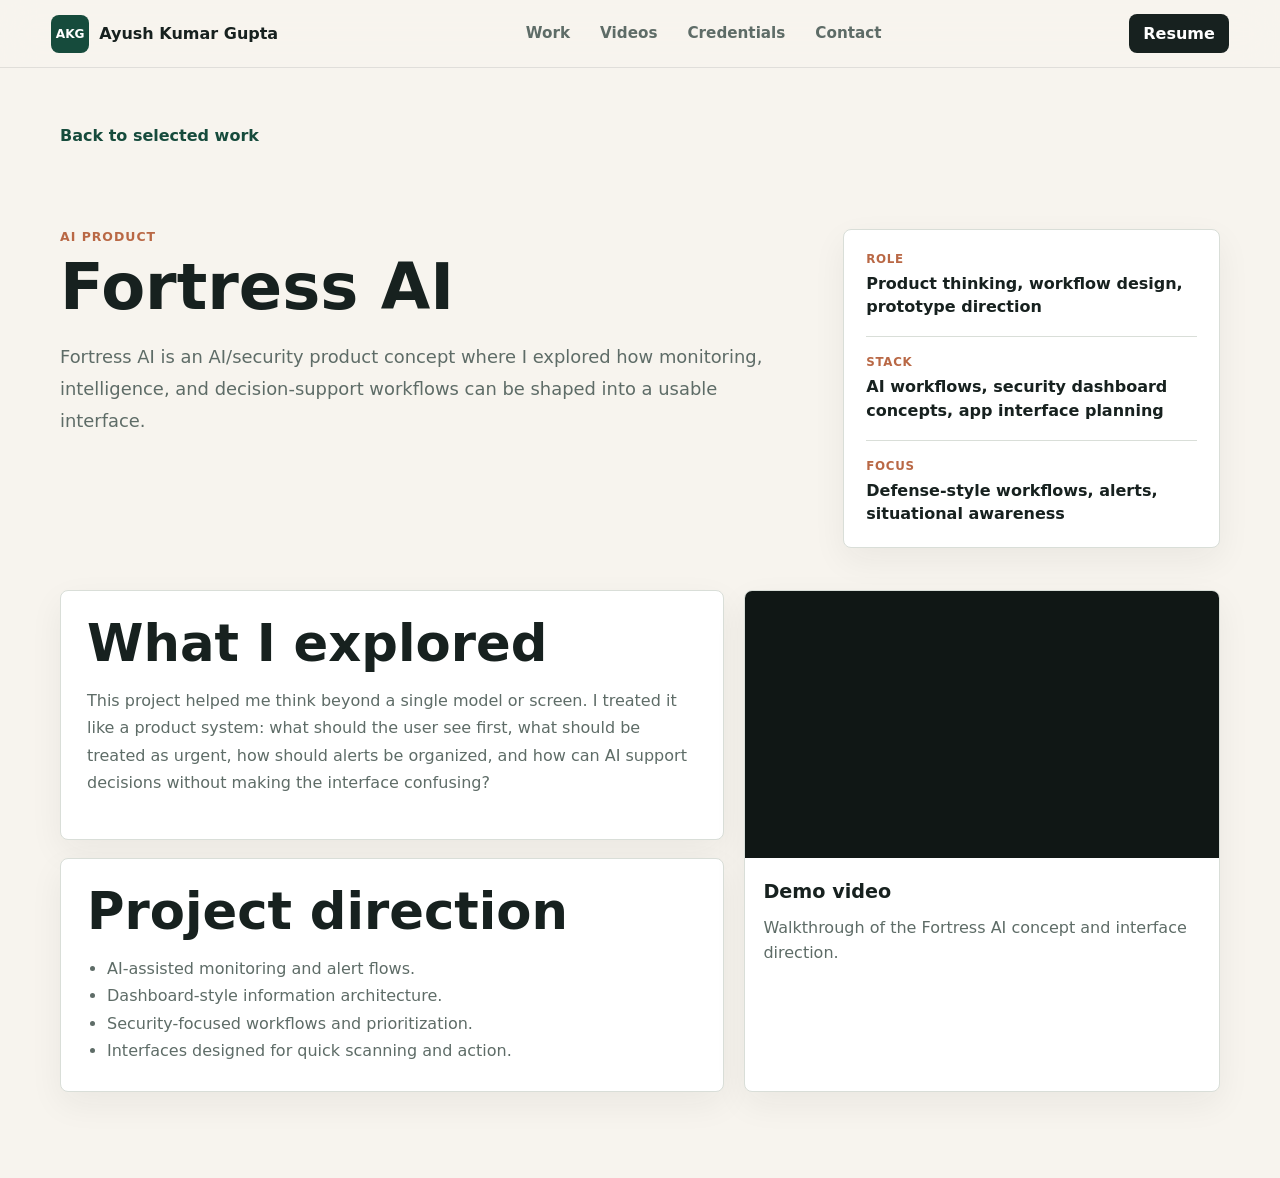
<file: projects/fortress-ai.html>
<!DOCTYPE html>
<html lang="en">
  <head><meta charset="UTF-8" /><meta name="viewport" content="width=device-width, initial-scale=1.0" /><title>Fortress AI | Ayush Kumar Gupta</title><link rel="stylesheet" href="../styles.css" /></head>
  <body>
    <header class="site-header"><a class="brand" href="../index.html#top"><span class="brand-mark">AKG</span><span>Ayush Kumar Gupta</span></a><nav class="nav-links"><a href="../index.html#work">Work</a><a href="../videos.html">Videos</a><a href="../certificates.html">Credentials</a><a href="../index.html#contact">Contact</a></nav><a class="nav-action" href="../assets/Ayush_Kumar_Gupta_Resume.pdf" download>Resume</a></header>
    <main class="page-main"><section class="section-shell">
      <a class="back-link" href="../index.html#work">Back to selected work</a>
      <div class="page-hero"><div><p class="section-kicker">AI Product</p><h1>Fortress AI</h1><p class="page-summary">Fortress AI is an AI/security product concept where I explored how monitoring, intelligence, and decision-support workflows can be shaped into a usable interface.</p></div><aside class="detail-panel"><dl><div><dt>Role</dt><dd>Product thinking, workflow design, prototype direction</dd></div><div><dt>Stack</dt><dd>AI workflows, security dashboard concepts, app interface planning</dd></div><div><dt>Focus</dt><dd>Defense-style workflows, alerts, situational awareness</dd></div></dl></aside></div>
      <div class="detail-layout"><div class="detail-stack"><section class="detail-section"><h2>What I explored</h2><p>This project helped me think beyond a single model or screen. I treated it like a product system: what should the user see first, what should be treated as urgent, how should alerts be organized, and how can AI support decisions without making the interface confusing?</p></section><section class="detail-section"><h2>Project direction</h2><ul><li>AI-assisted monitoring and alert flows.</li><li>Dashboard-style information architecture.</li><li>Security-focused workflows and prioritization.</li><li>Interfaces designed for quick scanning and action.</li></ul></section></div><aside class="detail-stack"><article class="media-panel"><iframe src="https://www.youtube-nocookie.com/embed/3G2Y_chImyk" title="Fortress AI demo" loading="lazy" allowfullscreen></iframe><div><h3>Demo video</h3><p>Walkthrough of the Fortress AI concept and interface direction.</p></div></article></aside></div>
    </section></main>
  </body>
</html>
</file>
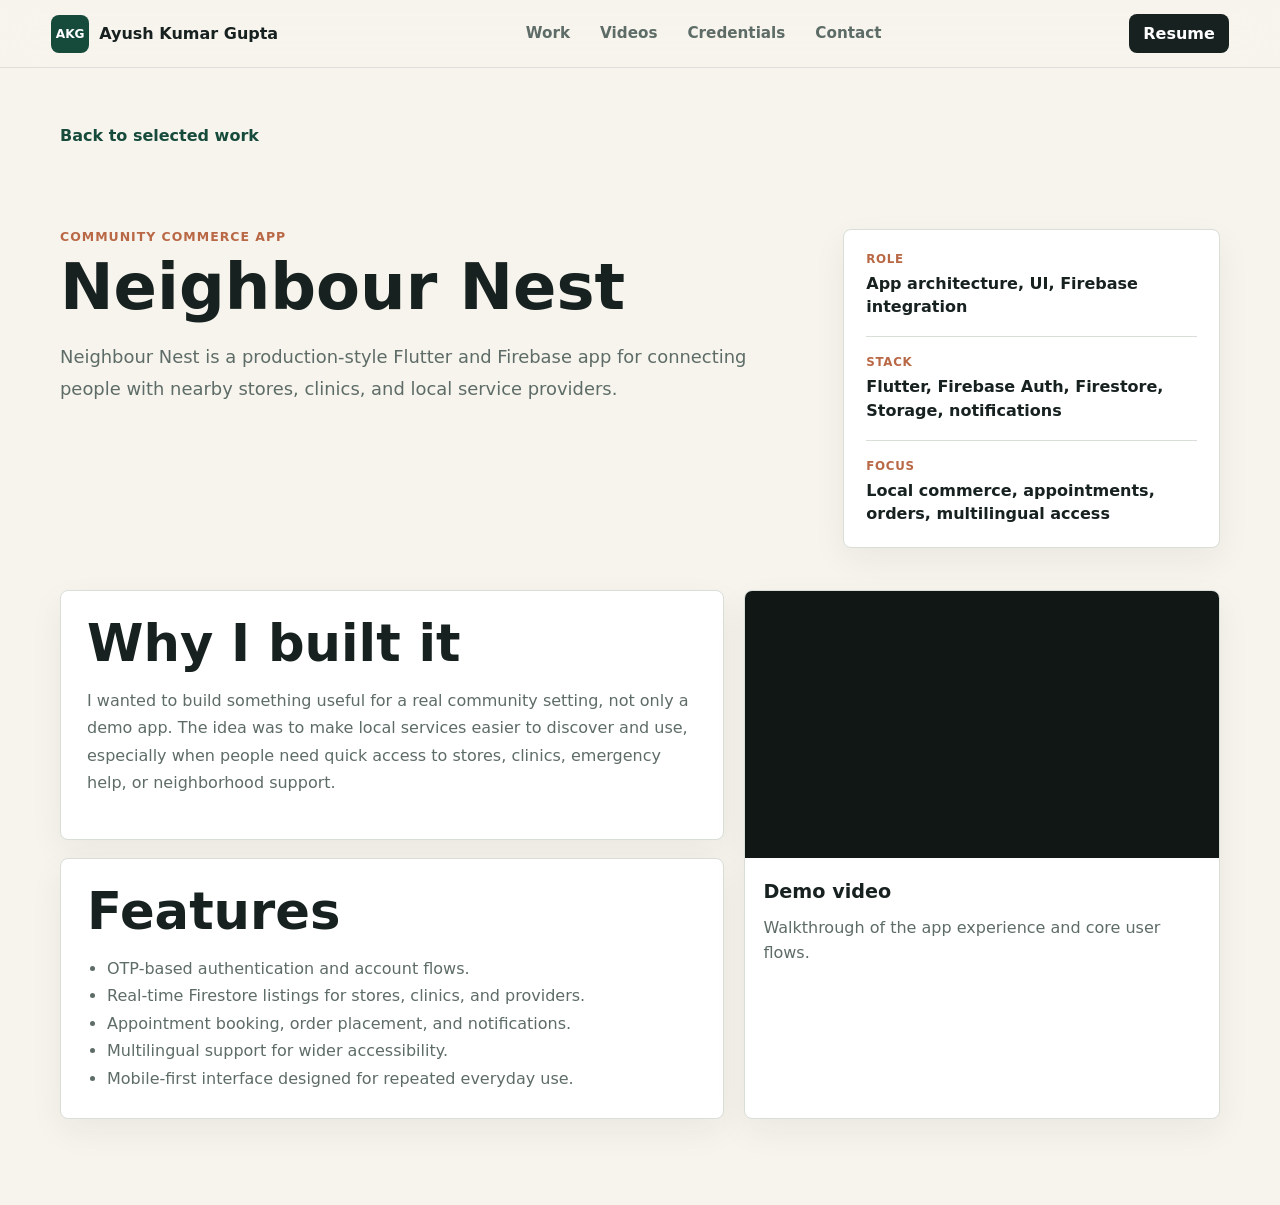
<file: projects/neighbour-nest.html>
<!DOCTYPE html>
<html lang="en">
  <head><meta charset="UTF-8" /><meta name="viewport" content="width=device-width, initial-scale=1.0" /><title>Neighbour Nest | Ayush Kumar Gupta</title><link rel="stylesheet" href="../styles.css" /></head>
  <body>
    <header class="site-header"><a class="brand" href="../index.html#top"><span class="brand-mark">AKG</span><span>Ayush Kumar Gupta</span></a><nav class="nav-links"><a href="../index.html#work">Work</a><a href="../videos.html">Videos</a><a href="../certificates.html">Credentials</a><a href="../index.html#contact">Contact</a></nav><a class="nav-action" href="../assets/Ayush_Kumar_Gupta_Resume.pdf" download>Resume</a></header>
    <main class="page-main"><section class="section-shell">
      <a class="back-link" href="../index.html#work">Back to selected work</a>
      <div class="page-hero"><div><p class="section-kicker">Community Commerce App</p><h1>Neighbour Nest</h1><p class="page-summary">Neighbour Nest is a production-style Flutter and Firebase app for connecting people with nearby stores, clinics, and local service providers.</p></div><aside class="detail-panel"><dl><div><dt>Role</dt><dd>App architecture, UI, Firebase integration</dd></div><div><dt>Stack</dt><dd>Flutter, Firebase Auth, Firestore, Storage, notifications</dd></div><div><dt>Focus</dt><dd>Local commerce, appointments, orders, multilingual access</dd></div></dl></aside></div>
      <div class="detail-layout"><div class="detail-stack"><section class="detail-section"><h2>Why I built it</h2><p>I wanted to build something useful for a real community setting, not only a demo app. The idea was to make local services easier to discover and use, especially when people need quick access to stores, clinics, emergency help, or neighborhood support.</p></section><section class="detail-section"><h2>Features</h2><ul><li>OTP-based authentication and account flows.</li><li>Real-time Firestore listings for stores, clinics, and providers.</li><li>Appointment booking, order placement, and notifications.</li><li>Multilingual support for wider accessibility.</li><li>Mobile-first interface designed for repeated everyday use.</li></ul></section></div><aside class="detail-stack"><article class="media-panel"><iframe src="https://www.youtube-nocookie.com/embed/I90FcrQNOrs" title="NeighbourNest demo" loading="lazy" allowfullscreen></iframe><div><h3>Demo video</h3><p>Walkthrough of the app experience and core user flows.</p></div></article></aside></div>
    </section></main>
  </body>
</html>
</file>
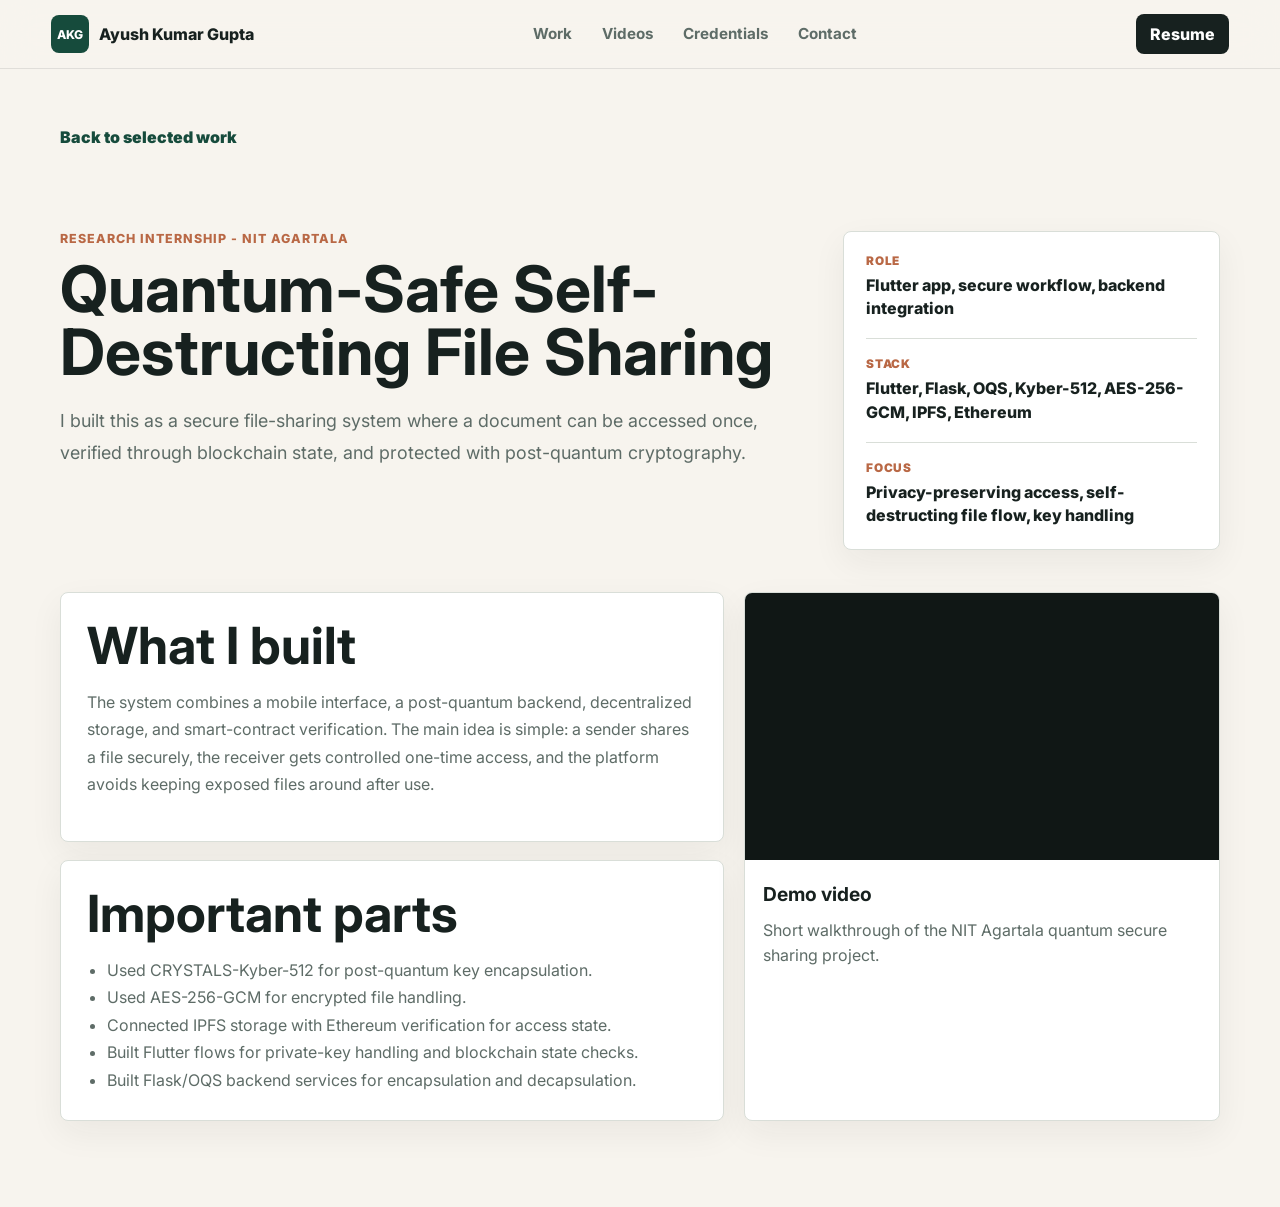
<file: projects/quantum-secure-sharing.html>
<!DOCTYPE html>
<html lang="en">
  <head>
    <meta charset="UTF-8" />
    <meta name="viewport" content="width=device-width, initial-scale=1.0" />
    <title>Quantum Secure Sharing | Ayush Kumar Gupta</title>
    <link rel="preconnect" href="https://fonts.googleapis.com" />
    <link rel="preconnect" href="https://fonts.gstatic.com" crossorigin />
    <link href="https://fonts.googleapis.com/css2?family=Inter:wght@400;500;600;700;800&display=swap" rel="stylesheet" />
    <link rel="stylesheet" href="../styles.css" />
  </head>
  <body>
    <header class="site-header">
      <a class="brand" href="../index.html#top"><span class="brand-mark">AKG</span><span>Ayush Kumar Gupta</span></a>
      <nav class="nav-links"><a href="../index.html#work">Work</a><a href="../videos.html">Videos</a><a href="../certificates.html">Credentials</a><a href="../index.html#contact">Contact</a></nav>
      <a class="nav-action" href="../assets/Ayush_Kumar_Gupta_Resume.pdf" download>Resume</a>
    </header>
    <main class="page-main">
      <section class="section-shell">
        <a class="back-link" href="../index.html#work">Back to selected work</a>
        <div class="page-hero">
          <div>
            <p class="section-kicker">Research Internship - NIT Agartala</p>
            <h1>Quantum-Safe Self-Destructing File Sharing</h1>
            <p class="page-summary">
              I built this as a secure file-sharing system where a document can be accessed once,
              verified through blockchain state, and protected with post-quantum cryptography.
            </p>
          </div>
          <aside class="detail-panel">
            <dl>
              <div><dt>Role</dt><dd>Flutter app, secure workflow, backend integration</dd></div>
              <div><dt>Stack</dt><dd>Flutter, Flask, OQS, Kyber-512, AES-256-GCM, IPFS, Ethereum</dd></div>
              <div><dt>Focus</dt><dd>Privacy-preserving access, self-destructing file flow, key handling</dd></div>
            </dl>
          </aside>
        </div>
        <div class="detail-layout">
          <div class="detail-stack">
            <section class="detail-section">
              <h2>What I built</h2>
              <p>
                The system combines a mobile interface, a post-quantum backend, decentralized
                storage, and smart-contract verification. The main idea is simple: a sender shares a
                file securely, the receiver gets controlled one-time access, and the platform avoids
                keeping exposed files around after use.
              </p>
            </section>
            <section class="detail-section">
              <h2>Important parts</h2>
              <ul>
                <li>Used CRYSTALS-Kyber-512 for post-quantum key encapsulation.</li>
                <li>Used AES-256-GCM for encrypted file handling.</li>
                <li>Connected IPFS storage with Ethereum verification for access state.</li>
                <li>Built Flutter flows for private-key handling and blockchain state checks.</li>
                <li>Built Flask/OQS backend services for encapsulation and decapsulation.</li>
              </ul>
            </section>
          </div>
          <aside class="detail-stack">
            <article class="media-panel">
              <iframe src="https://www.youtube-nocookie.com/embed/n0aQh44Bcn0" title="Quantum secure sharing demo" loading="lazy" allowfullscreen></iframe>
              <div><h3>Demo video</h3><p>Short walkthrough of the NIT Agartala quantum secure sharing project.</p></div>
            </article>
          </aside>
        </div>
      </section>
    </main>
  </body>
</html>
</file>
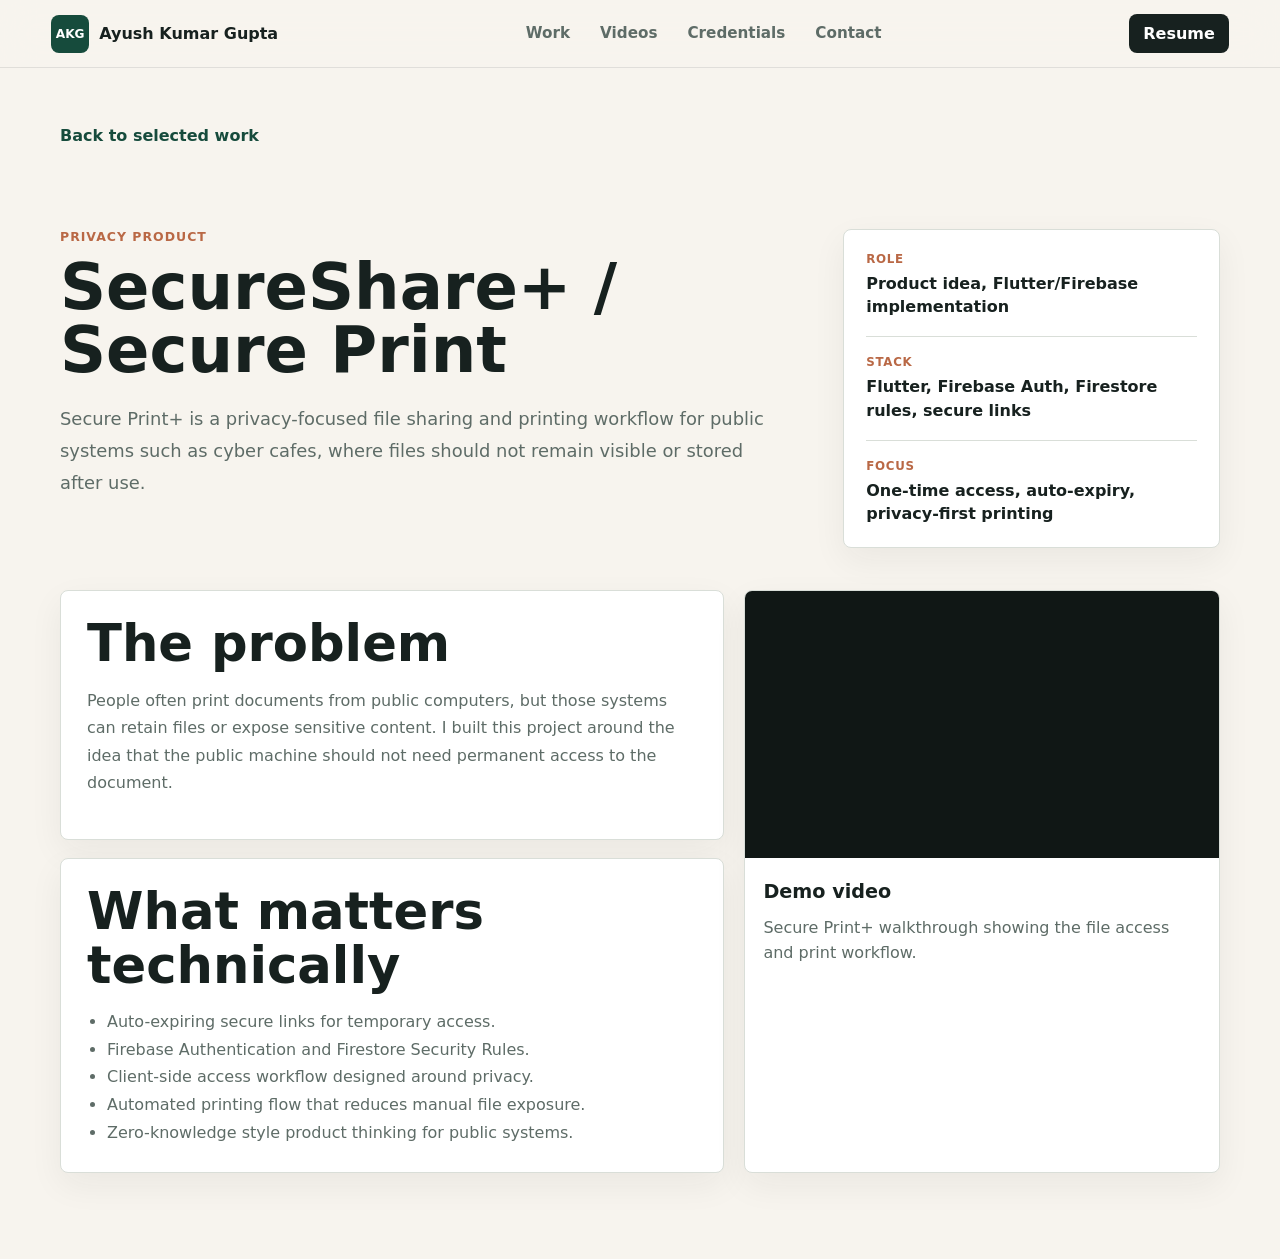
<file: projects/secure-print.html>
<!DOCTYPE html>
<html lang="en">
  <head><meta charset="UTF-8" /><meta name="viewport" content="width=device-width, initial-scale=1.0" /><title>Secure Print+ | Ayush Kumar Gupta</title><link rel="stylesheet" href="../styles.css" /></head>
  <body>
    <header class="site-header"><a class="brand" href="../index.html#top"><span class="brand-mark">AKG</span><span>Ayush Kumar Gupta</span></a><nav class="nav-links"><a href="../index.html#work">Work</a><a href="../videos.html">Videos</a><a href="../certificates.html">Credentials</a><a href="../index.html#contact">Contact</a></nav><a class="nav-action" href="../assets/Ayush_Kumar_Gupta_Resume.pdf" download>Resume</a></header>
    <main class="page-main"><section class="section-shell">
      <a class="back-link" href="../index.html#work">Back to selected work</a>
      <div class="page-hero"><div><p class="section-kicker">Privacy Product</p><h1>SecureShare+ / Secure Print</h1><p class="page-summary">Secure Print+ is a privacy-focused file sharing and printing workflow for public systems such as cyber cafes, where files should not remain visible or stored after use.</p></div><aside class="detail-panel"><dl><div><dt>Role</dt><dd>Product idea, Flutter/Firebase implementation</dd></div><div><dt>Stack</dt><dd>Flutter, Firebase Auth, Firestore rules, secure links</dd></div><div><dt>Focus</dt><dd>One-time access, auto-expiry, privacy-first printing</dd></div></dl></aside></div>
      <div class="detail-layout"><div class="detail-stack"><section class="detail-section"><h2>The problem</h2><p>People often print documents from public computers, but those systems can retain files or expose sensitive content. I built this project around the idea that the public machine should not need permanent access to the document.</p></section><section class="detail-section"><h2>What matters technically</h2><ul><li>Auto-expiring secure links for temporary access.</li><li>Firebase Authentication and Firestore Security Rules.</li><li>Client-side access workflow designed around privacy.</li><li>Automated printing flow that reduces manual file exposure.</li><li>Zero-knowledge style product thinking for public systems.</li></ul></section></div><aside class="detail-stack"><article class="media-panel"><iframe src="https://www.youtube-nocookie.com/embed/yfflCIry-RU" title="Secure Print Plus demo" loading="lazy" allowfullscreen></iframe><div><h3>Demo video</h3><p>Secure Print+ walkthrough showing the file access and print workflow.</p></div></article></aside></div>
    </section></main>
  </body>
</html>
</file>
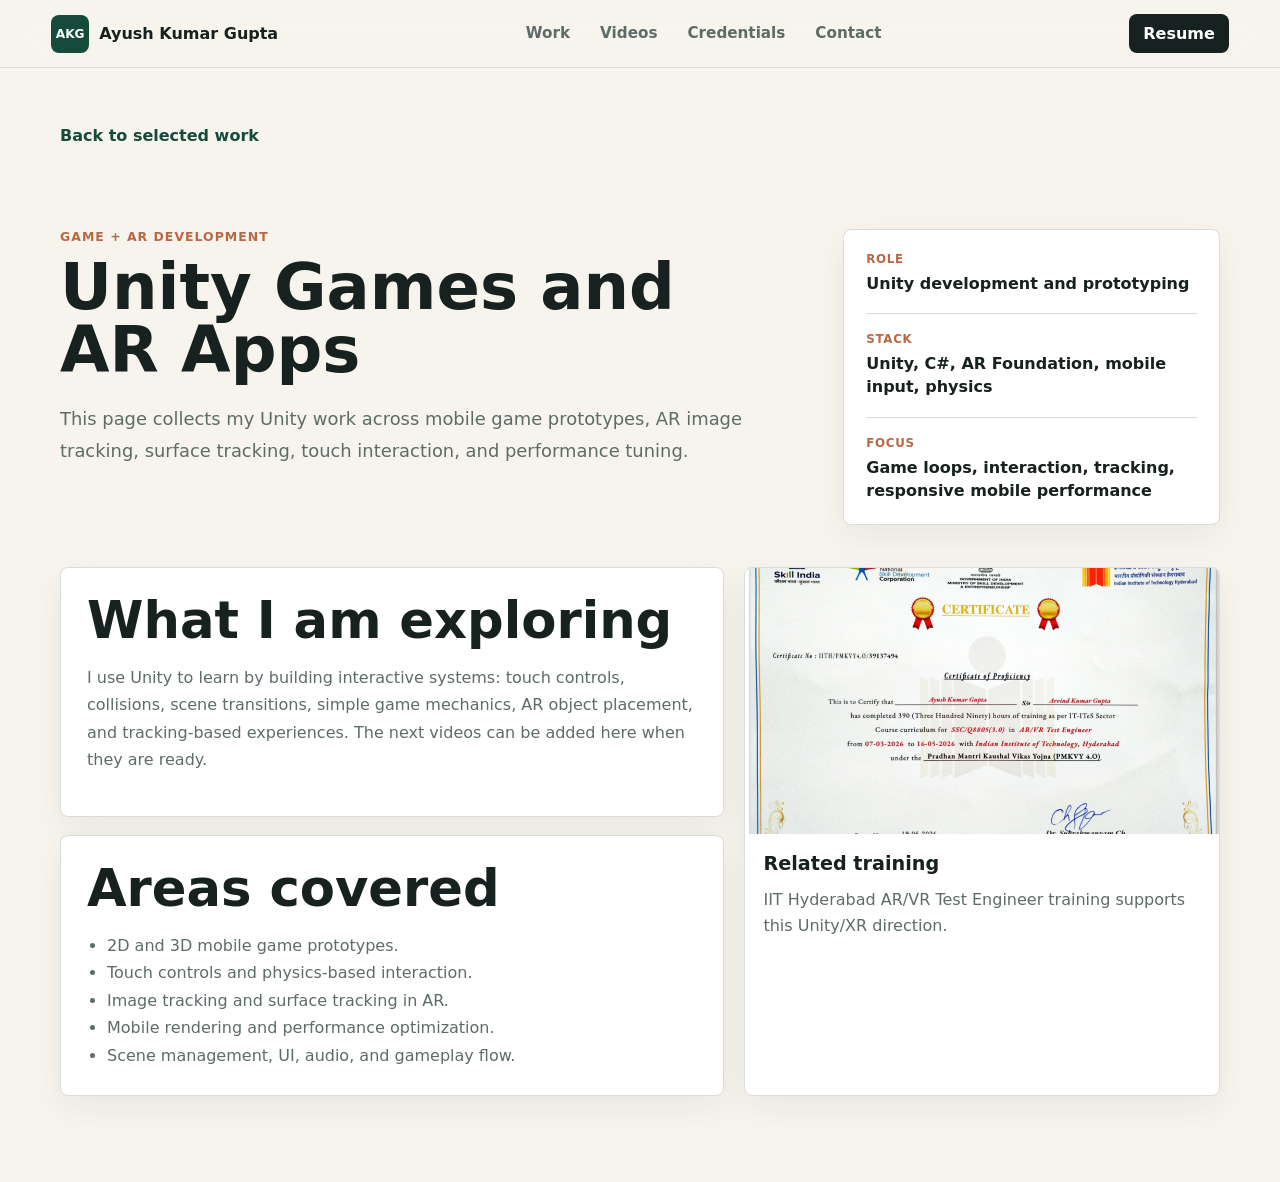
<file: projects/unity-ar-games.html>
<!DOCTYPE html>
<html lang="en">
  <head><meta charset="UTF-8" /><meta name="viewport" content="width=device-width, initial-scale=1.0" /><title>Unity AR and Games | Ayush Kumar Gupta</title><link rel="stylesheet" href="../styles.css" /></head>
  <body>
    <header class="site-header"><a class="brand" href="../index.html#top"><span class="brand-mark">AKG</span><span>Ayush Kumar Gupta</span></a><nav class="nav-links"><a href="../index.html#work">Work</a><a href="../videos.html">Videos</a><a href="../certificates.html">Credentials</a><a href="../index.html#contact">Contact</a></nav><a class="nav-action" href="../assets/Ayush_Kumar_Gupta_Resume.pdf" download>Resume</a></header>
    <main class="page-main"><section class="section-shell">
      <a class="back-link" href="../index.html#work">Back to selected work</a>
      <div class="page-hero"><div><p class="section-kicker">Game + AR Development</p><h1>Unity Games and AR Apps</h1><p class="page-summary">This page collects my Unity work across mobile game prototypes, AR image tracking, surface tracking, touch interaction, and performance tuning.</p></div><aside class="detail-panel"><dl><div><dt>Role</dt><dd>Unity development and prototyping</dd></div><div><dt>Stack</dt><dd>Unity, C#, AR Foundation, mobile input, physics</dd></div><div><dt>Focus</dt><dd>Game loops, interaction, tracking, responsive mobile performance</dd></div></dl></aside></div>
      <div class="detail-layout"><div class="detail-stack"><section class="detail-section"><h2>What I am exploring</h2><p>I use Unity to learn by building interactive systems: touch controls, collisions, scene transitions, simple game mechanics, AR object placement, and tracking-based experiences. The next videos can be added here when they are ready.</p></section><section class="detail-section"><h2>Areas covered</h2><ul><li>2D and 3D mobile game prototypes.</li><li>Touch controls and physics-based interaction.</li><li>Image tracking and surface tracking in AR.</li><li>Mobile rendering and performance optimization.</li><li>Scene management, UI, audio, and gameplay flow.</li></ul></section></div><aside class="detail-stack"><article class="media-panel"><img src="../assets/certificates/ar-vr-test-engineer-iith.jpeg" alt="AR VR certificate" /><div><h3>Related training</h3><p>IIT Hyderabad AR/VR Test Engineer training supports this Unity/XR direction.</p></div></article></aside></div>
    </section></main>
  </body>
</html>
</file>
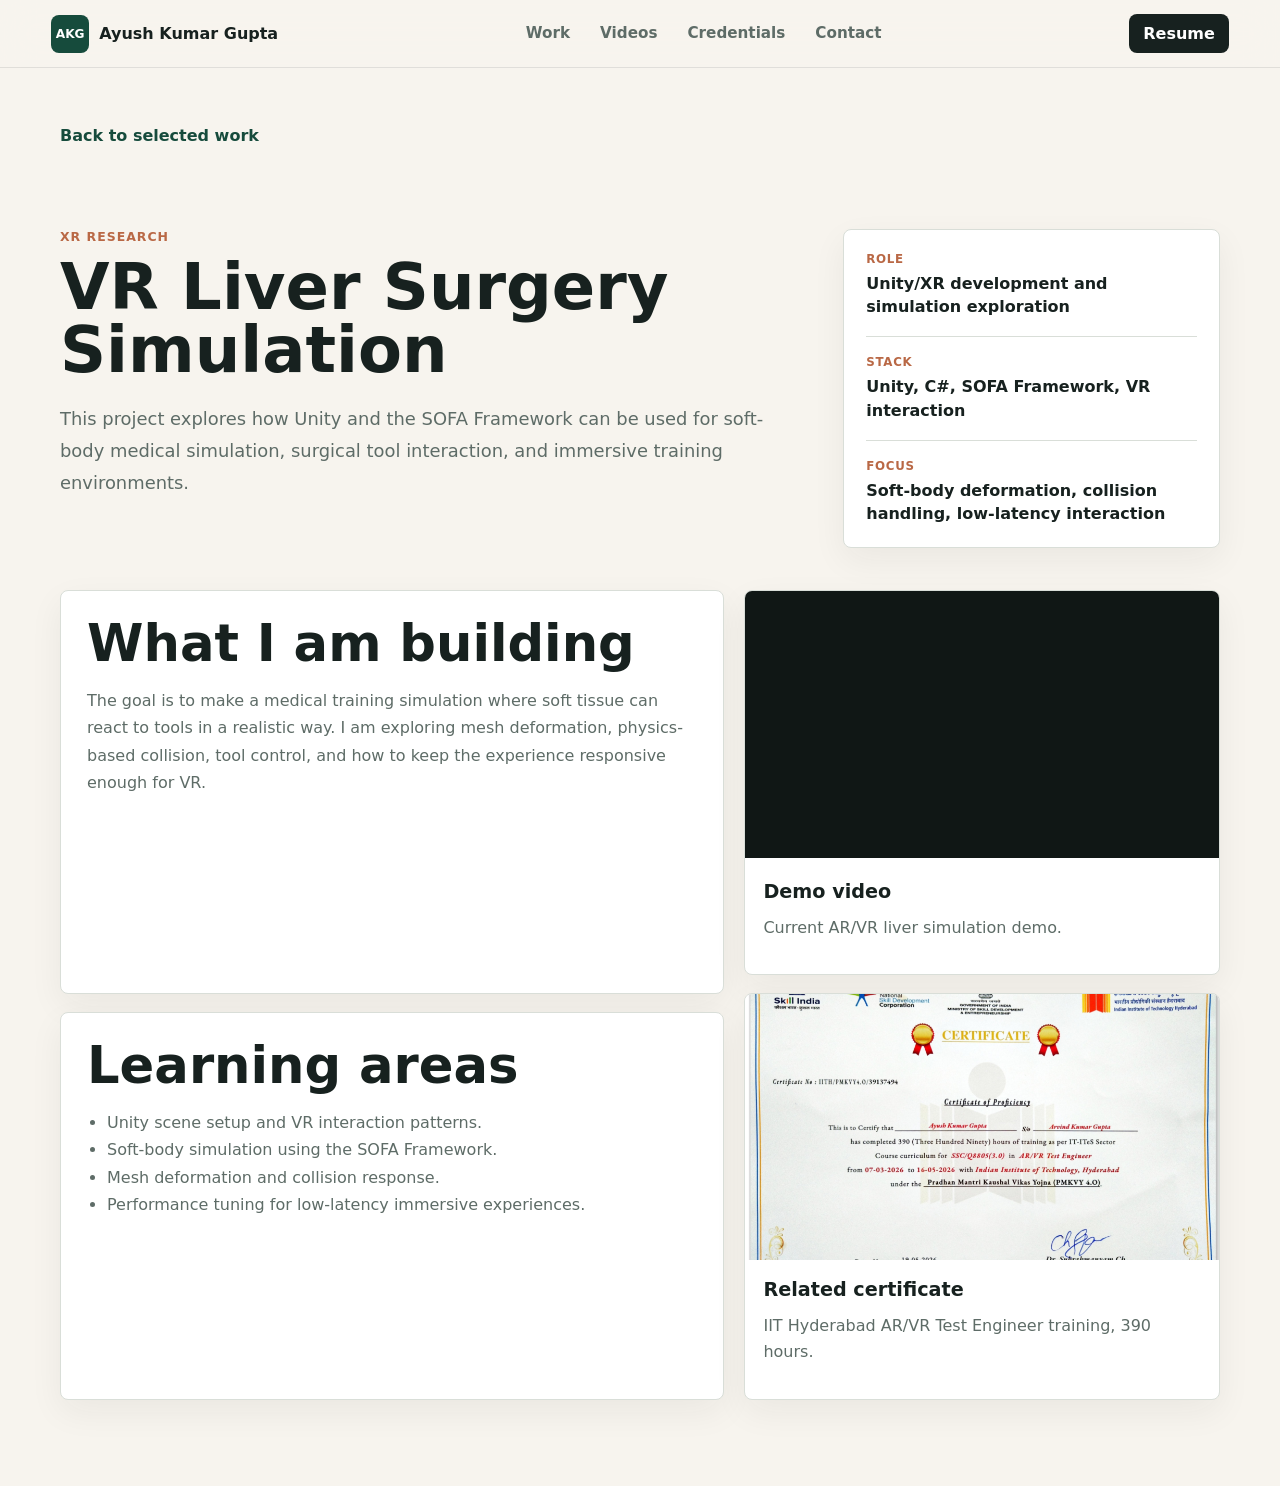
<file: projects/vr-liver-simulation.html>
<!DOCTYPE html>
<html lang="en">
  <head><meta charset="UTF-8" /><meta name="viewport" content="width=device-width, initial-scale=1.0" /><title>VR Liver Surgery Simulation | Ayush Kumar Gupta</title><link rel="stylesheet" href="../styles.css" /></head>
  <body>
    <header class="site-header"><a class="brand" href="../index.html#top"><span class="brand-mark">AKG</span><span>Ayush Kumar Gupta</span></a><nav class="nav-links"><a href="../index.html#work">Work</a><a href="../videos.html">Videos</a><a href="../certificates.html">Credentials</a><a href="../index.html#contact">Contact</a></nav><a class="nav-action" href="../assets/Ayush_Kumar_Gupta_Resume.pdf" download>Resume</a></header>
    <main class="page-main"><section class="section-shell">
      <a class="back-link" href="../index.html#work">Back to selected work</a>
      <div class="page-hero"><div><p class="section-kicker">XR Research</p><h1>VR Liver Surgery Simulation</h1><p class="page-summary">This project explores how Unity and the SOFA Framework can be used for soft-body medical simulation, surgical tool interaction, and immersive training environments.</p></div><aside class="detail-panel"><dl><div><dt>Role</dt><dd>Unity/XR development and simulation exploration</dd></div><div><dt>Stack</dt><dd>Unity, C#, SOFA Framework, VR interaction</dd></div><div><dt>Focus</dt><dd>Soft-body deformation, collision handling, low-latency interaction</dd></div></dl></aside></div>
      <div class="detail-layout"><div class="detail-stack"><section class="detail-section"><h2>What I am building</h2><p>The goal is to make a medical training simulation where soft tissue can react to tools in a realistic way. I am exploring mesh deformation, physics-based collision, tool control, and how to keep the experience responsive enough for VR.</p></section><section class="detail-section"><h2>Learning areas</h2><ul><li>Unity scene setup and VR interaction patterns.</li><li>Soft-body simulation using the SOFA Framework.</li><li>Mesh deformation and collision response.</li><li>Performance tuning for low-latency immersive experiences.</li></ul></section></div><aside class="detail-stack"><article class="media-panel"><iframe src="https://www.youtube-nocookie.com/embed/l176a7DcA5k" title="AR VR liver simulation demo" loading="lazy" allowfullscreen></iframe><div><h3>Demo video</h3><p>Current AR/VR liver simulation demo.</p></div></article><article class="media-panel"><img src="../assets/certificates/ar-vr-test-engineer-iith.jpeg" alt="IIT Hyderabad AR VR certificate" /><div><h3>Related certificate</h3><p>IIT Hyderabad AR/VR Test Engineer training, 390 hours.</p></div></article></aside></div>
    </section></main>
  </body>
</html>
</file>
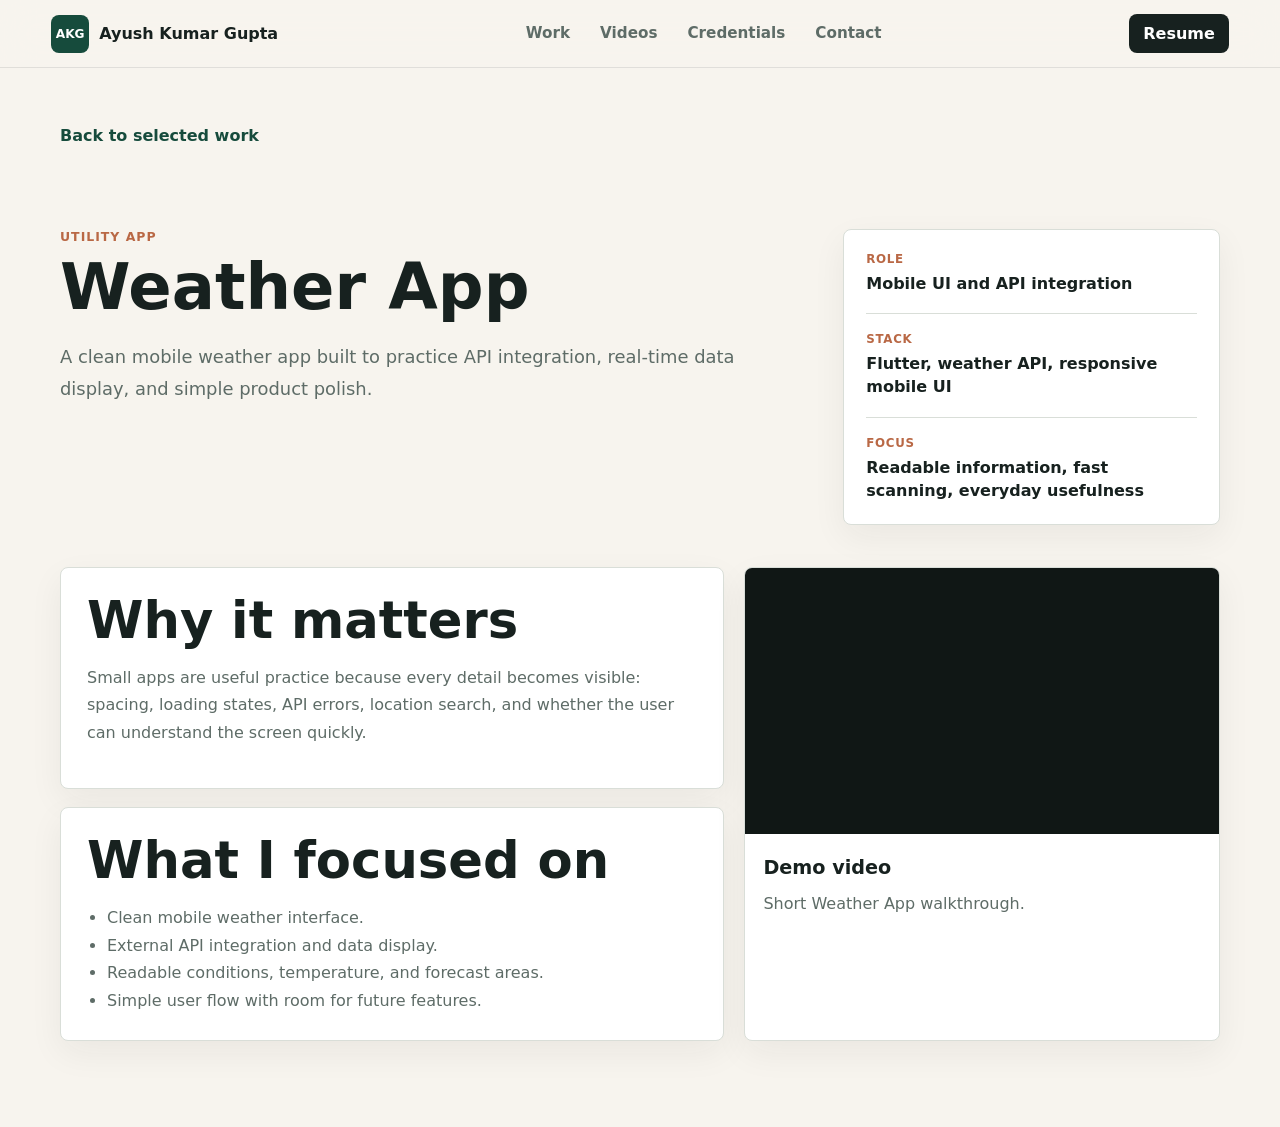
<file: projects/weather-app.html>
<!DOCTYPE html>
<html lang="en">
  <head><meta charset="UTF-8" /><meta name="viewport" content="width=device-width, initial-scale=1.0" /><title>Weather App | Ayush Kumar Gupta</title><link rel="stylesheet" href="../styles.css" /></head>
  <body>
    <header class="site-header"><a class="brand" href="../index.html#top"><span class="brand-mark">AKG</span><span>Ayush Kumar Gupta</span></a><nav class="nav-links"><a href="../index.html#work">Work</a><a href="../videos.html">Videos</a><a href="../certificates.html">Credentials</a><a href="../index.html#contact">Contact</a></nav><a class="nav-action" href="../assets/Ayush_Kumar_Gupta_Resume.pdf" download>Resume</a></header>
    <main class="page-main"><section class="section-shell">
      <a class="back-link" href="../index.html#work">Back to selected work</a>
      <div class="page-hero"><div><p class="section-kicker">Utility App</p><h1>Weather App</h1><p class="page-summary">A clean mobile weather app built to practice API integration, real-time data display, and simple product polish.</p></div><aside class="detail-panel"><dl><div><dt>Role</dt><dd>Mobile UI and API integration</dd></div><div><dt>Stack</dt><dd>Flutter, weather API, responsive mobile UI</dd></div><div><dt>Focus</dt><dd>Readable information, fast scanning, everyday usefulness</dd></div></dl></aside></div>
      <div class="detail-layout"><div class="detail-stack"><section class="detail-section"><h2>Why it matters</h2><p>Small apps are useful practice because every detail becomes visible: spacing, loading states, API errors, location search, and whether the user can understand the screen quickly.</p></section><section class="detail-section"><h2>What I focused on</h2><ul><li>Clean mobile weather interface.</li><li>External API integration and data display.</li><li>Readable conditions, temperature, and forecast areas.</li><li>Simple user flow with room for future features.</li></ul></section></div><aside class="detail-stack"><article class="media-panel"><iframe src="https://www.youtube-nocookie.com/embed/c9LPJEVtCWY" title="Weather app demo" loading="lazy" allowfullscreen></iframe><div><h3>Demo video</h3><p>Short Weather App walkthrough.</p></div></article></aside></div>
    </section></main>
  </body>
</html>
</file>
<file: styles.css>
:root {
  --ink: #17211f;
  --muted: #5e6c67;
  --paper: #f7f4ee;
  --panel: #ffffff;
  --line: #d9ded8;
  --forest: #164b3c;
  --teal: #177e89;
  --clay: #b96845;
  --gold: #d6a443;
  --plum: #5e4b8b;
  --shadow: 0 24px 70px rgba(25, 32, 30, 0.14);
}

* {
  box-sizing: border-box;
}

html {
  scroll-behavior: smooth;
}

body {
  margin: 0;
  font-family: "Inter", system-ui, -apple-system, BlinkMacSystemFont, "Segoe UI", sans-serif;
  color: var(--ink);
  background: var(--paper);
}

a {
  color: inherit;
  text-decoration: none;
}

img {
  display: block;
  max-width: 100%;
}

.site-header {
  position: sticky;
  top: 0;
  z-index: 20;
  display: flex;
  align-items: center;
  justify-content: space-between;
  gap: 24px;
  padding: 14px clamp(18px, 4vw, 56px);
  border-bottom: 1px solid rgba(23, 33, 31, 0.1);
  background: rgba(247, 244, 238, 0.88);
  backdrop-filter: blur(18px);
}

.brand,
.nav-links,
.profile-links,
.hero-actions,
.contact-actions,
.project-meta,
.tag-row {
  display: flex;
  align-items: center;
}

.brand {
  gap: 10px;
  font-weight: 800;
  white-space: nowrap;
}

.brand-mark {
  display: grid;
  width: 38px;
  height: 38px;
  place-items: center;
  border-radius: 8px;
  color: #fff;
  background: var(--forest);
  font-size: 0.76rem;
  letter-spacing: 0;
}

.nav-links {
  gap: clamp(12px, 3vw, 30px);
  color: var(--muted);
  font-size: 0.95rem;
  font-weight: 700;
}

.nav-links a,
.site-footer a {
  border-bottom: 1px solid transparent;
}

.nav-links a:hover,
.site-footer a:hover {
  border-color: currentColor;
}

.section-link {
  display: inline-flex;
  margin-top: 4px;
  padding: 11px 14px;
  border-radius: 8px;
  color: #fff;
  background: var(--forest);
  font-weight: 800;
}

.nav-action,
.button {
  border-radius: 8px;
  font-weight: 800;
}

.nav-action {
  padding: 10px 14px;
  color: #fff;
  background: var(--ink);
}

.section-shell {
  width: min(1160px, calc(100% - 36px));
  margin: 0 auto;
}

.hero {
  display: grid;
  grid-template-columns: minmax(0, 1.05fr) minmax(310px, 0.72fr);
  gap: clamp(28px, 6vw, 72px);
  align-items: center;
  min-height: calc(100vh - 68px);
  padding: 64px 0 44px;
}

.eyebrow,
.section-kicker {
  margin: 0 0 12px;
  color: var(--clay);
  font-size: 0.78rem;
  font-weight: 800;
  letter-spacing: 0.08em;
  text-transform: uppercase;
}

h1,
h2,
h3,
p {
  margin-top: 0;
}

h1 {
  max-width: 820px;
  margin-bottom: 22px;
  font-size: clamp(2.7rem, 7vw, 6.4rem);
  line-height: 0.98;
  letter-spacing: 0;
}

h2 {
  margin-bottom: 16px;
  font-size: clamp(2rem, 4vw, 3.4rem);
  line-height: 1.05;
  letter-spacing: 0;
}

h3 {
  margin-bottom: 12px;
  font-size: 1.2rem;
}

.hero-text,
.intro-grid p,
.section-heading p,
.video-section p,
.contact-grid p {
  color: var(--muted);
  font-size: 1.08rem;
  line-height: 1.75;
}

.hero-text {
  max-width: 680px;
}

.hero-actions {
  flex-wrap: wrap;
  gap: 12px;
  margin: 30px 0 34px;
}

.button {
  min-height: 46px;
  padding: 13px 18px;
}

.button.primary {
  color: #fff;
  background: var(--forest);
}

.button.secondary {
  border: 1px solid var(--line);
  background: rgba(255, 255, 255, 0.62);
}

.hero-stats {
  display: grid;
  grid-template-columns: repeat(3, minmax(0, 1fr));
  gap: 12px;
  margin: 0;
}

.hero-stats div {
  padding: 16px;
  border: 1px solid var(--line);
  border-radius: 8px;
  background: rgba(255, 255, 255, 0.62);
}

.hero-stats dt {
  color: var(--forest);
  font-size: 1.8rem;
  font-weight: 900;
}

.hero-stats dd {
  margin: 4px 0 0;
  color: var(--muted);
  font-size: 0.88rem;
  line-height: 1.35;
}

.hero-panel {
  position: relative;
}

.hero-panel img {
  width: min(430px, 100%);
  aspect-ratio: 4 / 5;
  object-fit: cover;
  object-position: center top;
  border: 10px solid var(--panel);
  border-radius: 8px;
  box-shadow: var(--shadow);
}

.profile-card {
  position: absolute;
  right: 0;
  bottom: 28px;
  width: min(280px, 82%);
  padding: 18px;
  border: 1px solid rgba(255, 255, 255, 0.76);
  border-radius: 8px;
  background: rgba(255, 255, 255, 0.9);
  box-shadow: 0 18px 42px rgba(18, 25, 23, 0.16);
}

.profile-name {
  margin-bottom: 4px;
  font-weight: 900;
}

.profile-card p:not(.profile-name) {
  color: var(--muted);
  line-height: 1.45;
}

.profile-links {
  gap: 8px;
  margin-top: 14px;
}

.profile-links a,
.tag-row span {
  border-radius: 999px;
  font-size: 0.78rem;
  font-weight: 800;
}

.profile-links a {
  padding: 8px 10px;
  color: #fff;
  background: var(--teal);
}

.intro-band,
.contact-band {
  padding: 64px 0;
  color: #fff;
  background: var(--ink);
}

.intro-grid,
.contact-grid,
.video-section {
  display: grid;
  grid-template-columns: 0.85fr 1.15fr;
  gap: clamp(24px, 5vw, 64px);
  align-items: center;
}

.intro-grid p,
.contact-grid p {
  color: rgba(255, 255, 255, 0.72);
}

.proof-strip {
  display: grid;
  grid-template-columns: repeat(3, minmax(0, 1fr));
  gap: 16px;
  padding: 32px 0 0;
}

.proof-strip article {
  min-height: 190px;
  padding: 24px;
  border: 1px solid var(--line);
  border-radius: 8px;
  background: rgba(255, 255, 255, 0.72);
  box-shadow: 0 12px 34px rgba(30, 39, 36, 0.06);
}

.proof-strip span,
.video-card span,
.certificate-grid span {
  display: block;
  color: var(--clay);
  font-size: 0.74rem;
  font-weight: 900;
  letter-spacing: 0.06em;
  text-transform: uppercase;
}

.proof-strip strong {
  display: block;
  margin: 10px 0;
  font-size: 1.18rem;
}

.proof-strip p {
  margin-bottom: 0;
  color: var(--muted);
  line-height: 1.62;
}

.section-block {
  padding: 92px 0 64px;
}

.section-heading {
  max-width: 760px;
  margin-bottom: 34px;
}

.project-grid {
  display: grid;
  grid-template-columns: repeat(3, minmax(0, 1fr));
  gap: 18px;
}

.project-card,
.skills-grid article,
.timeline article {
  border: 1px solid var(--line);
  border-radius: 8px;
  background: var(--panel);
  box-shadow: 0 12px 34px rgba(30, 39, 36, 0.06);
}

.project-card {
  min-height: 300px;
  padding: 24px;
  transition: transform 180ms ease, box-shadow 180ms ease;
}

.project-card:hover {
  transform: translateY(-4px);
  box-shadow: 0 22px 50px rgba(30, 39, 36, 0.12);
}

.project-card.featured {
  grid-column: span 2;
  color: #fff;
  background: var(--forest);
  border-color: transparent;
}

.project-card.accent-card {
  color: #fff;
  background: var(--plum);
  border-color: transparent;
}

.project-card p,
.timeline p,
.skills-grid p {
  color: var(--muted);
  line-height: 1.65;
}

.project-card.featured p,
.project-card.featured li,
.project-card.accent-card p {
  color: rgba(255, 255, 255, 0.76);
}

.project-meta {
  justify-content: space-between;
  gap: 12px;
  margin-bottom: 22px;
  color: var(--clay);
  font-size: 0.76rem;
  font-weight: 900;
  text-transform: uppercase;
}

.project-card.featured .project-meta {
  color: var(--gold);
}

.project-card.accent-card .project-meta {
  color: #f4c66a;
}

.impact-list {
  margin: 18px 0;
  padding-left: 18px;
  line-height: 1.65;
}

.tag-row {
  flex-wrap: wrap;
  gap: 8px;
  margin-top: 20px;
}

.tag-row span {
  padding: 7px 9px;
  color: var(--forest);
  background: #e7f0ec;
}

.project-card.featured .tag-row span {
  color: #fff;
  background: rgba(255, 255, 255, 0.13);
}

.project-card.accent-card .tag-row span {
  color: #fff;
  background: rgba(255, 255, 255, 0.14);
}

.video-block {
  padding-top: 42px;
}

.video-grid {
  display: grid;
  grid-template-columns: repeat(2, minmax(0, 1fr));
  gap: 18px;
}

.preview-scroll {
  display: flex;
  gap: 16px;
  overflow-x: auto;
  overscroll-behavior-inline: contain;
  padding: 4px 0 18px;
  scroll-snap-type: x proximity;
  scrollbar-color: rgba(23, 33, 31, 0.28) transparent;
  scrollbar-width: thin;
}

.preview-scroll::-webkit-scrollbar {
  height: 8px;
}

.preview-scroll::-webkit-scrollbar-track {
  background: transparent;
}

.preview-scroll::-webkit-scrollbar-thumb {
  border-radius: 999px;
  background: rgba(23, 33, 31, 0.24);
}

.preview-scroll > * {
  flex: 0 0 calc((100% - 32px) / 2.5);
  min-width: 320px;
  max-width: calc((100% - 32px) / 2.5);
  scroll-snap-align: start;
}

.preview-scroll.video-grid {
  grid-template-columns: none;
}

.video-card {
  overflow: hidden;
  border: 1px solid var(--line);
  border-radius: 8px;
  background: var(--panel);
  box-shadow: 0 12px 34px rgba(30, 39, 36, 0.06);
}

.video-card iframe {
  width: 100%;
  aspect-ratio: 16 / 9;
  border: 0;
  background: #101715;
}

.video-card div {
  padding: 18px;
}

.video-card h3 {
  margin: 8px 0 0;
}

.video-card.empty-video {
  display: grid;
  min-height: 284px;
  place-items: center;
  border-style: dashed;
  background: rgba(255, 255, 255, 0.58);
}

.video-card.empty-video p {
  margin-bottom: 0;
  color: var(--muted);
  line-height: 1.55;
}

.certificate-grid {
  display: grid;
  grid-template-columns: repeat(2, minmax(0, 1fr));
  gap: 18px;
}

.preview-scroll.certificate-grid {
  display: flex;
  grid-template-columns: none;
}

.certificate-grid.preview-scroll > figure {
  display: flex;
  flex-direction: column;
  min-height: 0;
}

.certificate-grid.preview-scroll img,
.certificate-grid.preview-scroll .doc-preview {
  aspect-ratio: 16 / 9;
  width: 100%;
  flex: 0 0 auto;
}

.certificate-grid.preview-scroll img {
  object-fit: contain;
  padding: 10px;
}

.certificate-grid figure {
  overflow: hidden;
  margin: 0;
  border: 1px solid var(--line);
  border-radius: 8px;
  background: var(--panel);
  box-shadow: 0 12px 34px rgba(30, 39, 36, 0.06);
}

.certificate-grid img {
  width: 100%;
  aspect-ratio: 16 / 10;
  object-fit: cover;
  background: #fff;
}

.certificate-grid figcaption {
  padding: 18px;
}

.certificate-grid strong {
  display: block;
  margin-bottom: 8px;
}

.doc-preview {
  display: flex;
  min-height: 0;
  flex-direction: column;
  justify-content: center;
  gap: 10px;
  padding: 24px;
  color: #fff;
  background: var(--forest);
}

.doc-preview span {
  color: rgba(255, 255, 255, 0.72);
}

.doc-preview strong {
  max-width: 260px;
  margin: 0;
  font-size: 1.45rem;
  line-height: 1.08;
}

.document-link {
  margin-top: 18px;
}

.document-link a {
  display: inline-flex;
  padding: 13px 16px;
  border-radius: 8px;
  color: #fff;
  background: var(--forest);
  font-weight: 800;
}

.split-section {
  display: grid;
  grid-template-columns: minmax(0, 0.78fr) minmax(0, 1fr);
  gap: clamp(28px, 6vw, 76px);
  padding: 92px 0 70px;
}

.sticky-heading {
  position: sticky;
  top: 96px;
  align-self: start;
}

.timeline {
  display: grid;
  gap: 16px;
}

.timeline article {
  padding: 26px;
}

.timeline span {
  display: inline-grid;
  width: 34px;
  height: 34px;
  place-items: center;
  margin-bottom: 22px;
  border-radius: 8px;
  color: #fff;
  background: var(--plum);
  font-weight: 900;
}

.skills-grid {
  display: grid;
  grid-template-columns: repeat(3, minmax(0, 1fr));
  gap: 16px;
}

.skills-grid article {
  padding: 24px;
}

.video-section {
  padding: 64px 0 92px;
}

.video-placeholders {
  display: grid;
  grid-template-columns: repeat(3, minmax(0, 1fr));
  gap: 12px;
}

.video-placeholders button {
  min-height: 150px;
  padding: 18px;
  border: 1px dashed rgba(23, 33, 31, 0.28);
  border-radius: 8px;
  color: var(--ink);
  background: rgba(255, 255, 255, 0.58);
  font: inherit;
  font-weight: 900;
  cursor: pointer;
}

.video-placeholders button:hover {
  border-style: solid;
  background: #fff;
}

.contact-actions {
  flex-wrap: wrap;
  gap: 10px;
}

.contact-actions a {
  padding: 12px 14px;
  border: 1px solid rgba(255, 255, 255, 0.18);
  border-radius: 8px;
  color: #fff;
  background: rgba(255, 255, 255, 0.08);
  font-weight: 800;
}

.site-footer {
  display: flex;
  justify-content: space-between;
  gap: 16px;
  padding: 24px clamp(18px, 4vw, 56px);
  color: var(--muted);
}

.page-main {
  padding: 58px 0 86px;
}

.page-hero {
  display: grid;
  grid-template-columns: minmax(0, 1.05fr) minmax(280px, 0.55fr);
  gap: clamp(24px, 5vw, 64px);
  align-items: start;
  padding: 60px 0 42px;
}

.page-hero h1 {
  font-size: clamp(2.4rem, 5vw, 5rem);
}

.page-summary {
  color: var(--muted);
  font-size: 1.12rem;
  line-height: 1.78;
}

.detail-panel,
.detail-section,
.media-panel {
  border: 1px solid var(--line);
  border-radius: 8px;
  background: var(--panel);
  box-shadow: 0 12px 34px rgba(30, 39, 36, 0.06);
}

.detail-panel {
  padding: 22px;
}

.detail-panel dl {
  margin: 0;
}

.detail-panel div + div {
  margin-top: 18px;
  padding-top: 18px;
  border-top: 1px solid var(--line);
}

.detail-panel dt {
  color: var(--clay);
  font-size: 0.74rem;
  font-weight: 900;
  letter-spacing: 0.06em;
  text-transform: uppercase;
}

.detail-panel dd {
  margin: 6px 0 0;
  color: var(--ink);
  font-weight: 800;
  line-height: 1.45;
}

.detail-layout {
  display: grid;
  grid-template-columns: minmax(0, 0.95fr) minmax(300px, 0.68fr);
  gap: 20px;
}

.detail-stack {
  display: grid;
  gap: 18px;
}

.detail-section {
  padding: 26px;
}

.detail-section p,
.detail-section li {
  color: var(--muted);
  line-height: 1.72;
}

.detail-section ul {
  margin: 0;
  padding-left: 20px;
}

.media-panel {
  overflow: hidden;
}

.media-panel iframe,
.media-panel img {
  width: 100%;
  aspect-ratio: 16 / 9;
  border: 0;
  background: #101715;
  object-fit: cover;
}

.media-panel div {
  padding: 18px;
}

.media-panel p {
  color: var(--muted);
  line-height: 1.6;
}

.all-page-grid {
  display: grid;
  grid-template-columns: repeat(3, minmax(0, 1fr));
  gap: 18px;
}

.back-link {
  display: inline-flex;
  margin-bottom: 24px;
  color: var(--forest);
  font-weight: 900;
}

@media (max-width: 920px) {
  .site-header {
    align-items: flex-start;
  }

  .nav-links {
    display: none;
  }

  .hero,
  .intro-grid,
  .split-section,
  .skills-grid,
  .video-section,
  .contact-grid,
  .proof-strip,
  .video-grid,
  .page-hero,
  .detail-layout,
  .all-page-grid {
    grid-template-columns: 1fr;
  }

  .hero {
    min-height: auto;
  }

  .hero-panel img {
    width: 100%;
    max-height: 620px;
  }

  .project-grid {
    grid-template-columns: 1fr 1fr;
  }

  .sticky-heading {
    position: static;
  }

  .preview-scroll > * {
    flex-basis: min(78vw, 420px);
    min-width: 280px;
    max-width: min(78vw, 420px);
  }
}

@media (max-width: 640px) {
  .site-header {
    gap: 12px;
  }

  .brand span:last-child {
    display: none;
  }

  .nav-action {
    padding: 9px 11px;
  }

  .hero {
    padding-top: 38px;
  }

  h1 {
    font-size: 2.65rem;
  }

  .hero-stats,
  .project-grid,
  .video-placeholders,
  .certificate-grid {
    grid-template-columns: 1fr;
  }

  .project-card.featured {
    grid-column: span 1;
  }

  .profile-card {
    position: static;
    width: 100%;
    margin-top: 12px;
  }

  .preview-scroll > * {
    flex-basis: 84vw;
    min-width: 260px;
    max-width: 84vw;
  }

  .site-footer {
    flex-direction: column;
  }
}
</file>
